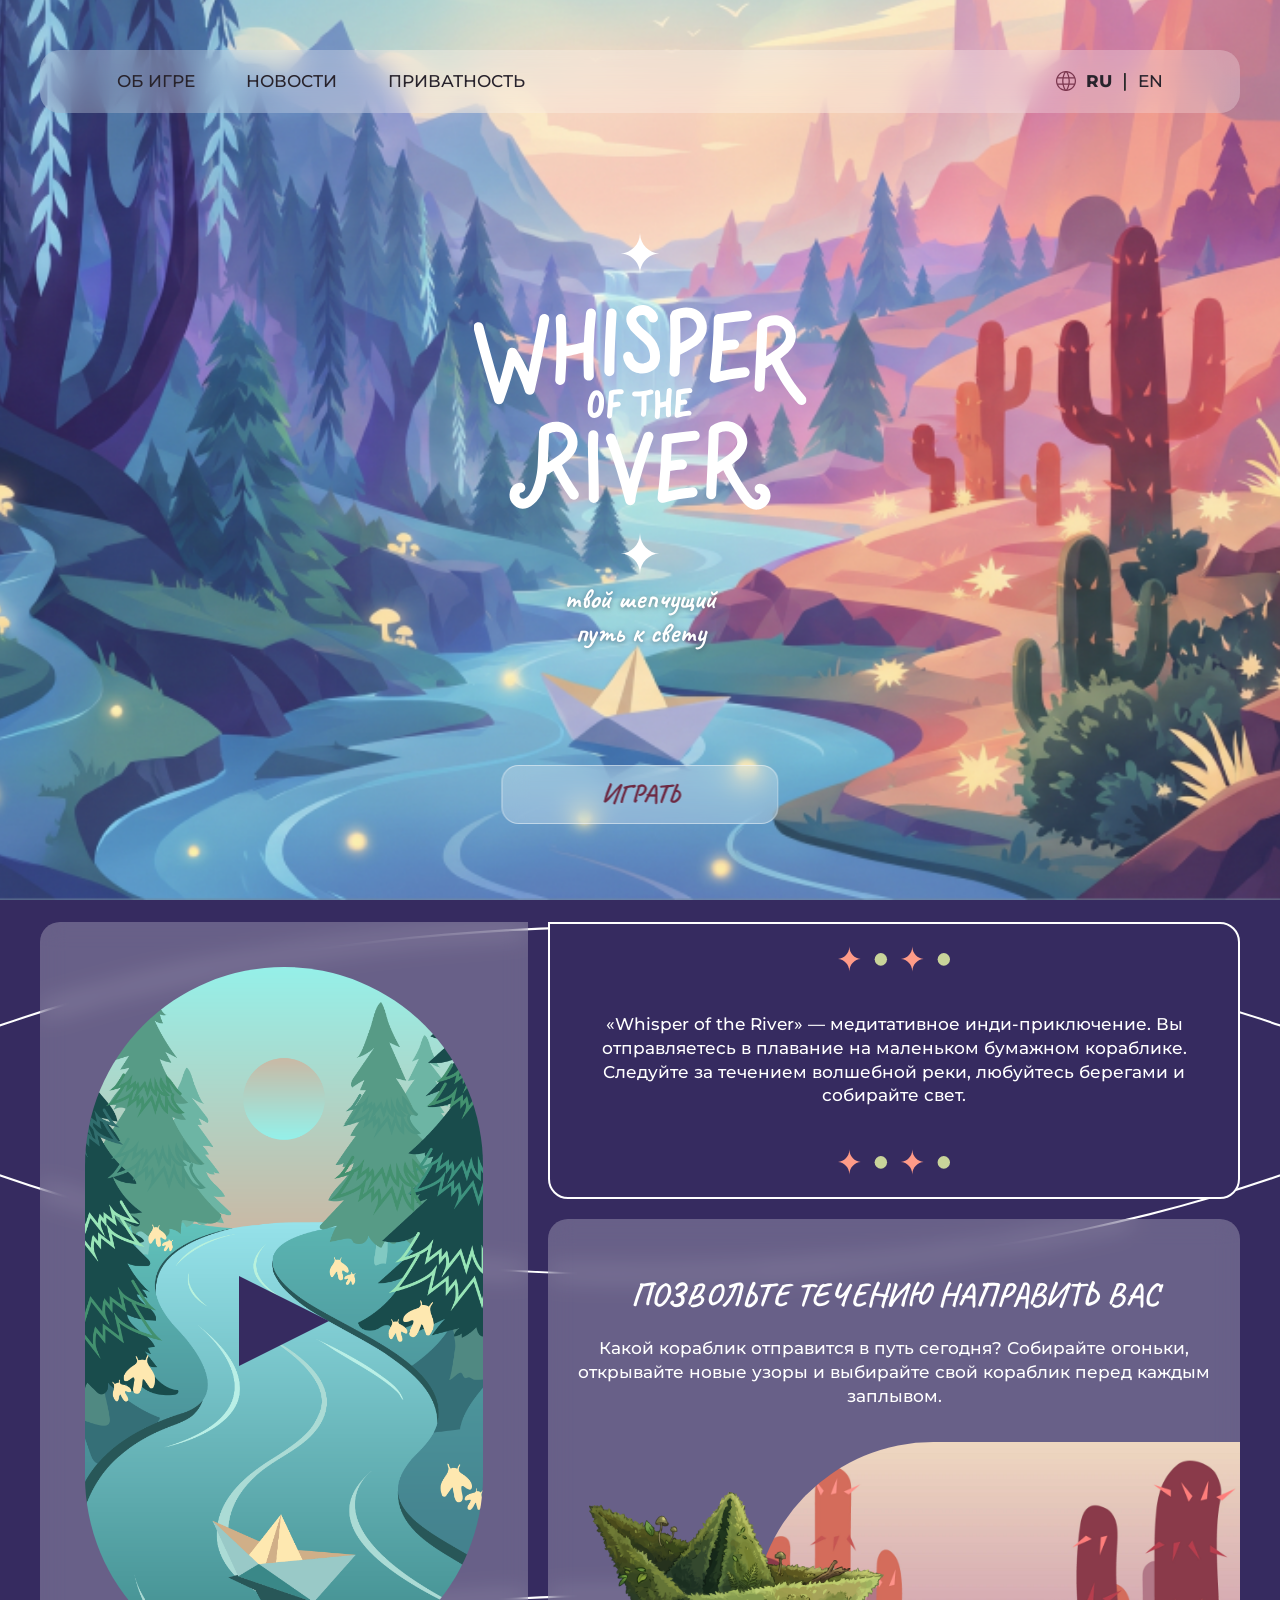
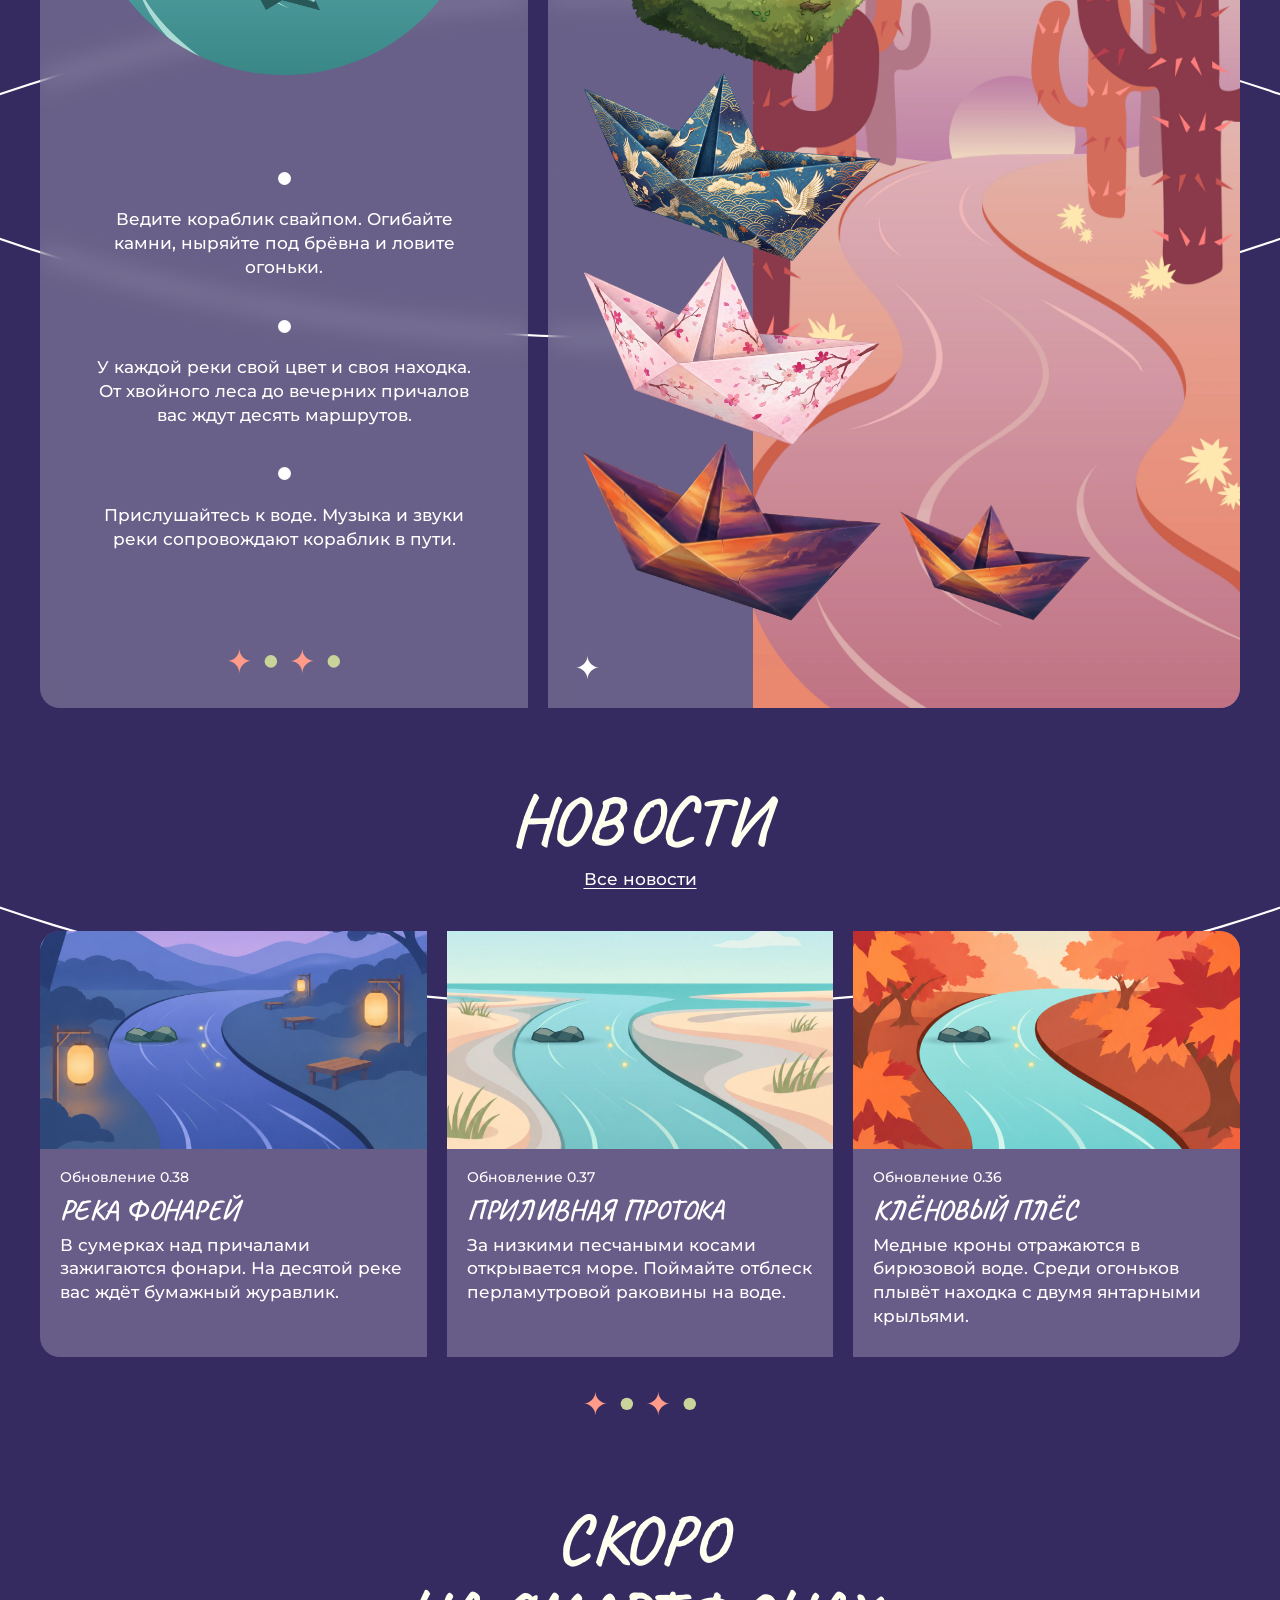
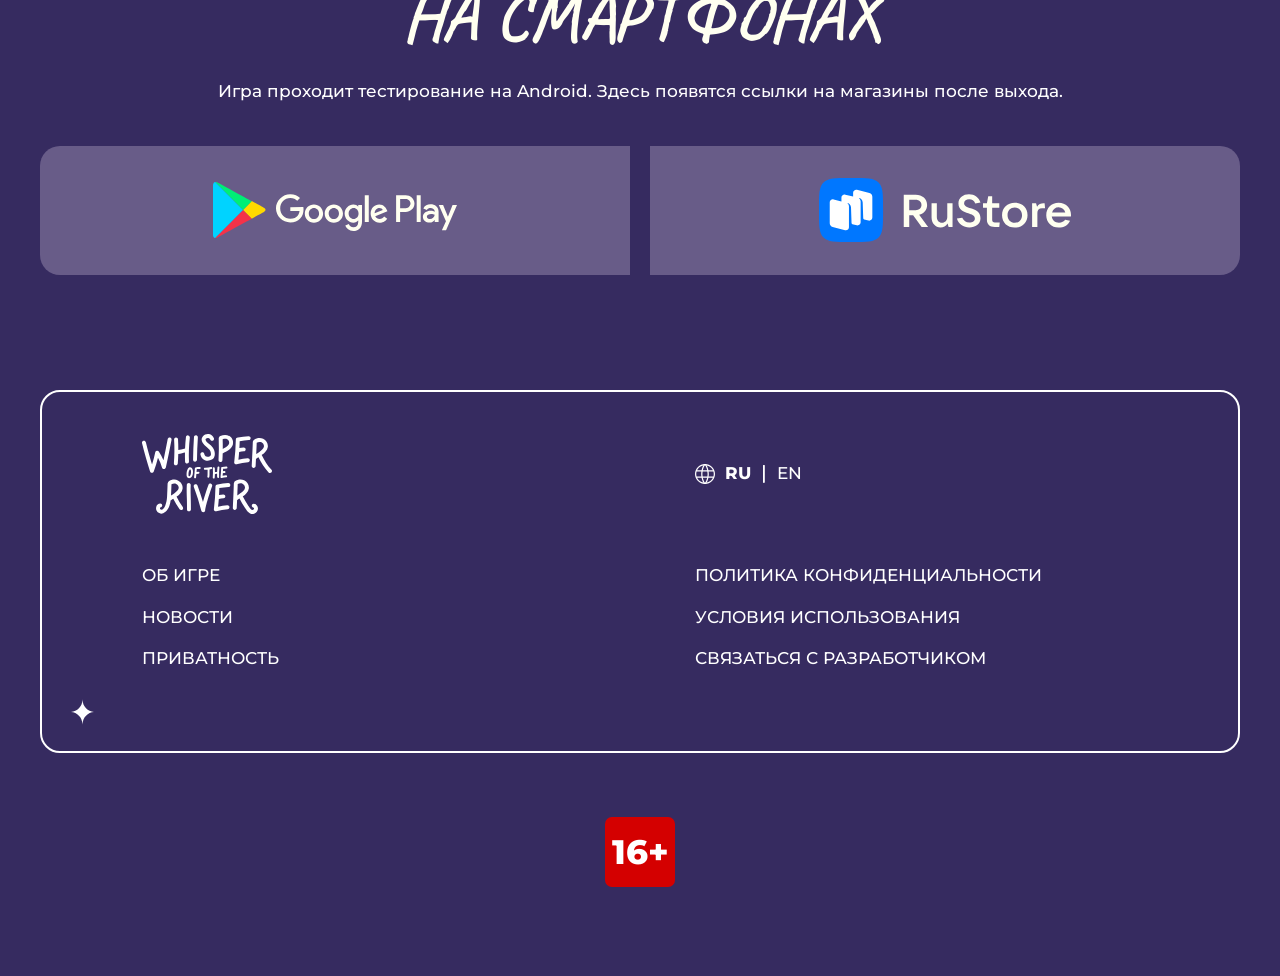
<file: index.html>
<!doctype html>
<html lang="ru"><head><meta charset="utf-8"><meta name="viewport" content="width=device-width,initial-scale=1"><meta name="theme-color" content="#362b60"><title>Whisper of the River</title>
<meta name="description" content="Путешествие бумажного кораблика по десяти волшебным рекам."><link rel="icon" href="assets/spark.svg"><link rel="stylesheet" href="assets/site.css"><script defer src="assets/site.js"></script></head>
<body class="landing"><a class="skip" href="#content">К содержимому</a><section class="hero"><header class="bar wrap"><nav aria-label="Меню"><a href="index.html#about">Об игре</a><a href="news/index.html">Новости</a><a href="privacy/index.html">Приватность</a></nav><div class="languages"><img src="assets/globe.svg" alt="" ><a lang="ru" hreflang="ru" href="index.html" aria-current="page">RU</a><img src="assets/divider-dark.svg" alt="" class="divider"><a lang="en" hreflang="en" href="en/index.html">EN</a></div>
      <button class="menu-toggle" data-open="menu" aria-haspopup="dialog" aria-controls="menu" aria-label="Меню"><img src="assets/menu.svg" alt="" ></button></header>
    <dialog id="menu" aria-label="Меню"><button class="close" autofocus aria-label="Закрыть" data-close><img src="assets/close.svg" alt="" ></button>
    <a href="index.html" aria-label="На главную"><picture><source media="(max-width: 700px)" srcset="assets/wordmark-mobile.svg"><img src="assets/wordmark.svg" alt="Whisper of the River" ></picture></a><nav><a href="index.html#about">Об игре</a><a href="news/index.html">Новости</a><a href="privacy/index.html">Приватность</a></nav><a class="play menu-play" href="index.html#release">Играть</a></dialog><h1><picture><source media="(max-width: 700px)" srcset="assets/hero-mobile.svg"><img src="assets/hero-logo.svg" alt="Whisper of the River" ></picture></h1>
        <p class="tagline">твой шепчущий<br>путь к свету</p><a class="play" href="#release">Играть</a></section>
        <main id="content"><section class="about wrap" id="about" aria-label="Об игре">
        <div class="intro"><img src="assets/stars-top.svg" alt="" ><p>«Whisper of the River» — медитативное инди-приключение. Вы отправляетесь в плавание на маленьком бумажном кораблике. Следуйте за течением волшебной реки, любуйтесь берегами и собирайте свет.</p><img src="assets/stars.svg" alt="" ></div>
        <div class="journey"><button class="poster" data-open="film" aria-haspopup="dialog" aria-label="Посмотреть игровой процесс"><img src="assets/forest.png" alt="" ><img src="assets/play.svg" alt="" class="play-icon"></button>
        <ul><li>Ведите кораблик свайпом. Огибайте камни, ныряйте под брёвна и ловите огоньки.</li><li>У каждой реки свой цвет и своя находка. От хвойного леса до вечерних причалов вас ждут десять маршрутов.</li><li>Прислушайтесь к воде. Музыка и звуки реки сопровождают кораблик в пути.</li></ul><img src="assets/stars.svg" alt="" ></div>
        <div class="fleet"><h2>Позвольте течению направить вас</h2>
        <p>Какой кораблик отправится в путь сегодня? Собирайте огоньки, открывайте новые узоры и выбирайте свой кораблик перед каждым заплывом.</p>
        <div class="fleet-art" role="group" aria-label="Выбор кораблика"><img src="assets/trail.svg" alt="" class="trail"><img src="assets/desert-river.webp" alt="" class="desert" loading="lazy"><button type="button" class="boat moss" aria-label="Мох" aria-pressed="false"><img src="assets/boat-moss.png" alt="" loading="lazy"></button><button type="button" class="boat night" aria-label="Журавли" aria-pressed="false"><img src="assets/boat-night.png" alt="" loading="lazy"></button><button type="button" class="boat blossom" aria-label="Сакура" aria-pressed="false"><img src="assets/boat-blossom.png" alt="" loading="lazy"></button><button type="button" class="boat sunset" aria-label="Закат" aria-pressed="true"><img src="assets/boat-sunset.png" alt="" loading="lazy"></button><div class="little" aria-hidden="true"><img src="assets/boat-sunset.png" alt="" loading="lazy"></div><img src="assets/spark.svg" alt="" class="spark"></div></div></section>
        <section class="news wrap" id="news"><h2>Новости</h2><a href="news/index.html">Все новости</a><div class="cards"><article><a class="card" href="news/lantern/index.html"><img src="assets/10.webp" alt="" loading="lazy">
        <div><small>Обновление 0.38</small><h3>Река фонарей</h3><p>В сумерках над причалами зажигаются фонари. На десятой реке вас ждёт бумажный журавлик.</p></div></a></article><article><a class="card" href="news/tidal/index.html"><img src="assets/09.webp" alt="" loading="lazy">
        <div><small>Обновление 0.37</small><h3>Приливная протока</h3><p>За низкими песчаными косами открывается море. Поймайте отблеск перламутровой раковины на воде.</p></div></a></article><article><a class="card" href="news/maple/index.html"><img src="assets/08.webp" alt="" loading="lazy">
        <div><small>Обновление 0.36</small><h3>Клёновый плёс</h3><p>Медные кроны отражаются в бирюзовой воде. Среди огоньков плывёт находка с двумя янтарными крыльями.</p></div></a></article></div><img src="assets/stars.svg" alt="" ></section>
        <section id="release" class="release wrap"><h2>Скоро<br>на смартфонах</h2><p>Игра проходит тестирование на Android. Здесь появятся ссылки на магазины после выхода.</p>
        <div class="stores"><div><img src="assets/google-play.svg" alt="Google Play" ></div><div><img src="assets/rustore.svg" alt="RuStore" ></div></div></section></main>
        <dialog id="film" aria-label="Посмотреть игровой процесс"><button class="close" autofocus aria-label="Закрыть" data-close><img src="assets/close.svg" alt="" ></button><img class="footage" data-src="assets/river-in-motion.webp" alt="Запись заплыва бумажного кораблика"></dialog><footer class="wrap"><div class="footer-box"><a href="index.html" aria-label="На главную"><picture><source media="(max-width: 700px)" srcset="assets/wordmark-mobile.svg"><img src="assets/wordmark.svg" alt="Whisper of the River" ></picture></a><div class="languages"><img src="assets/globe-light.svg" alt="" ><a lang="ru" hreflang="ru" href="index.html" aria-current="page">RU</a><img src="assets/divider.svg" alt="" class="divider"><a lang="en" hreflang="en" href="en/index.html">EN</a></div><nav><a href="index.html#about">Об игре</a><a href="news/index.html">Новости</a><a href="privacy/index.html">Приватность</a></nav>
    <nav><a href="privacy/index.html">Политика конфиденциальности</a><a href="terms/index.html">Условия использования</a><a href="mailto:al.mandarinne@mail.ru">Связаться с разработчиком</a></nav></div><b class="age">16+</b></footer></body></html>
</file>
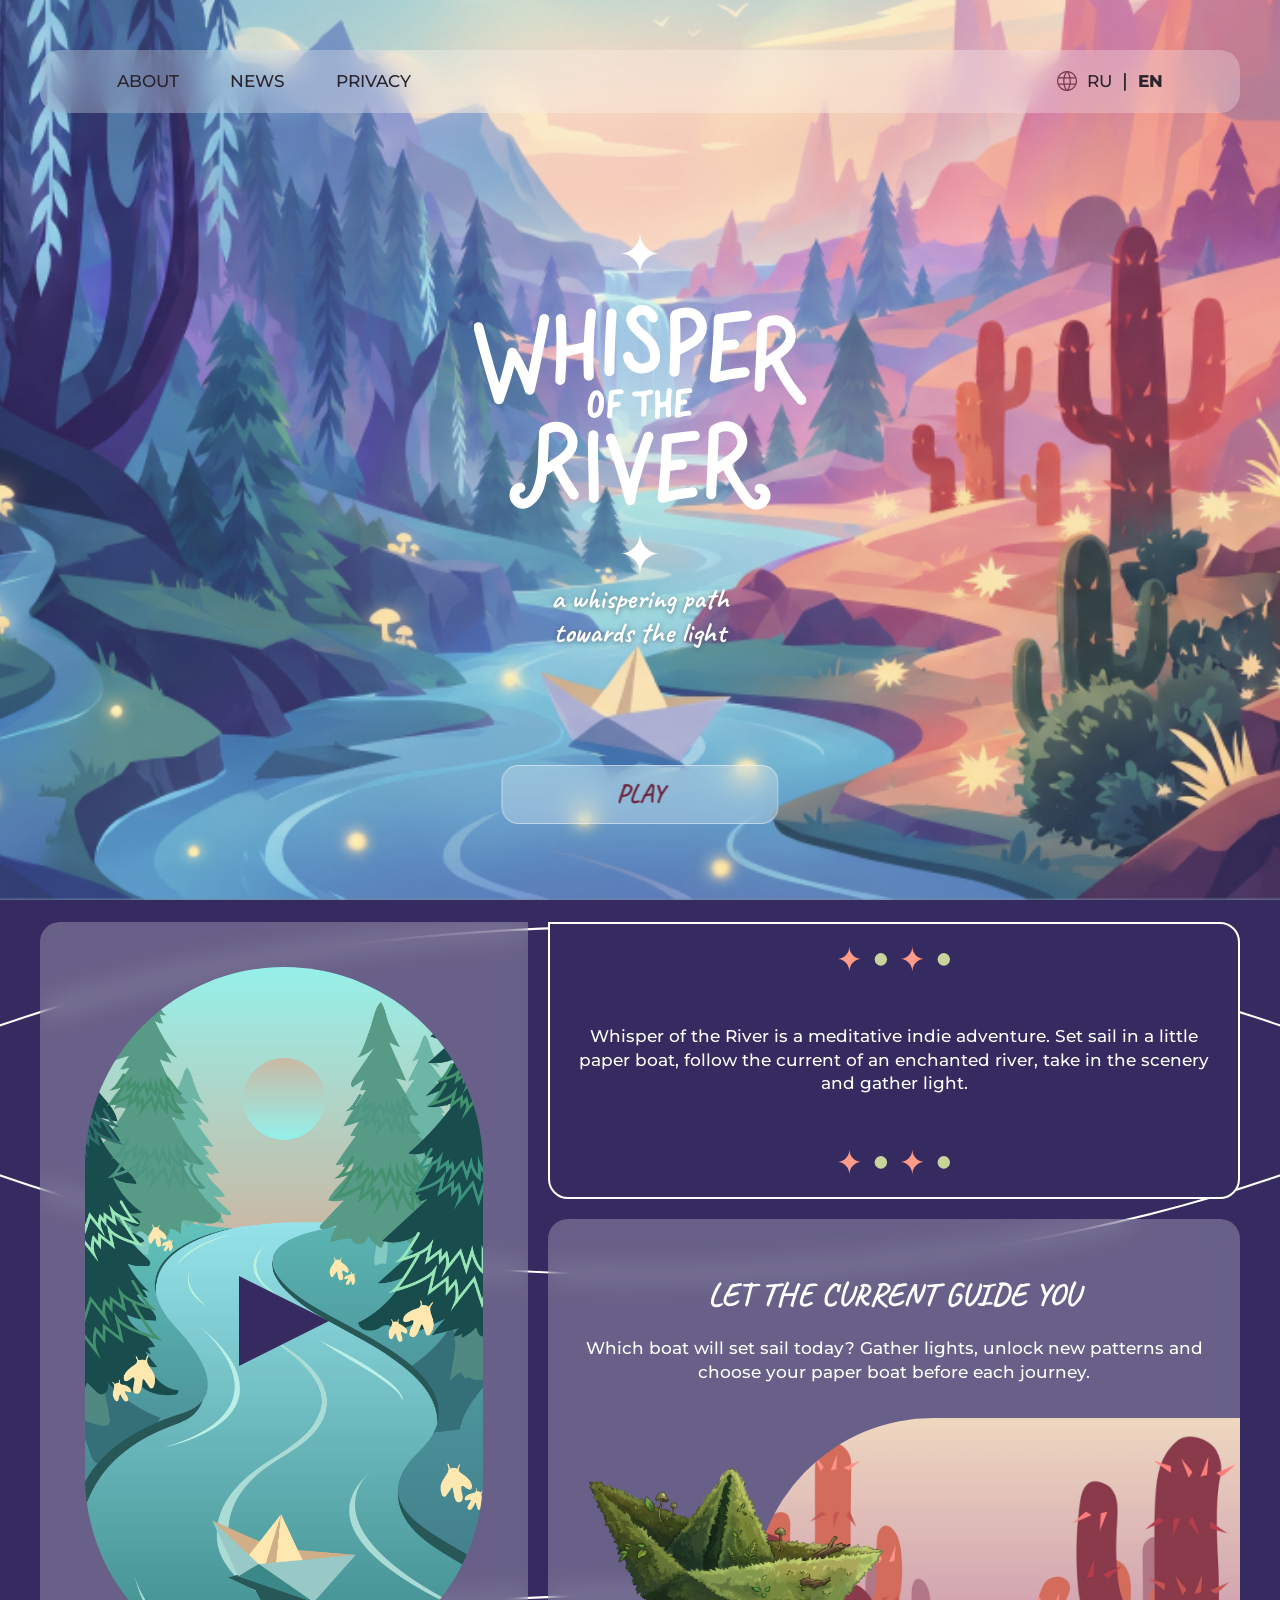
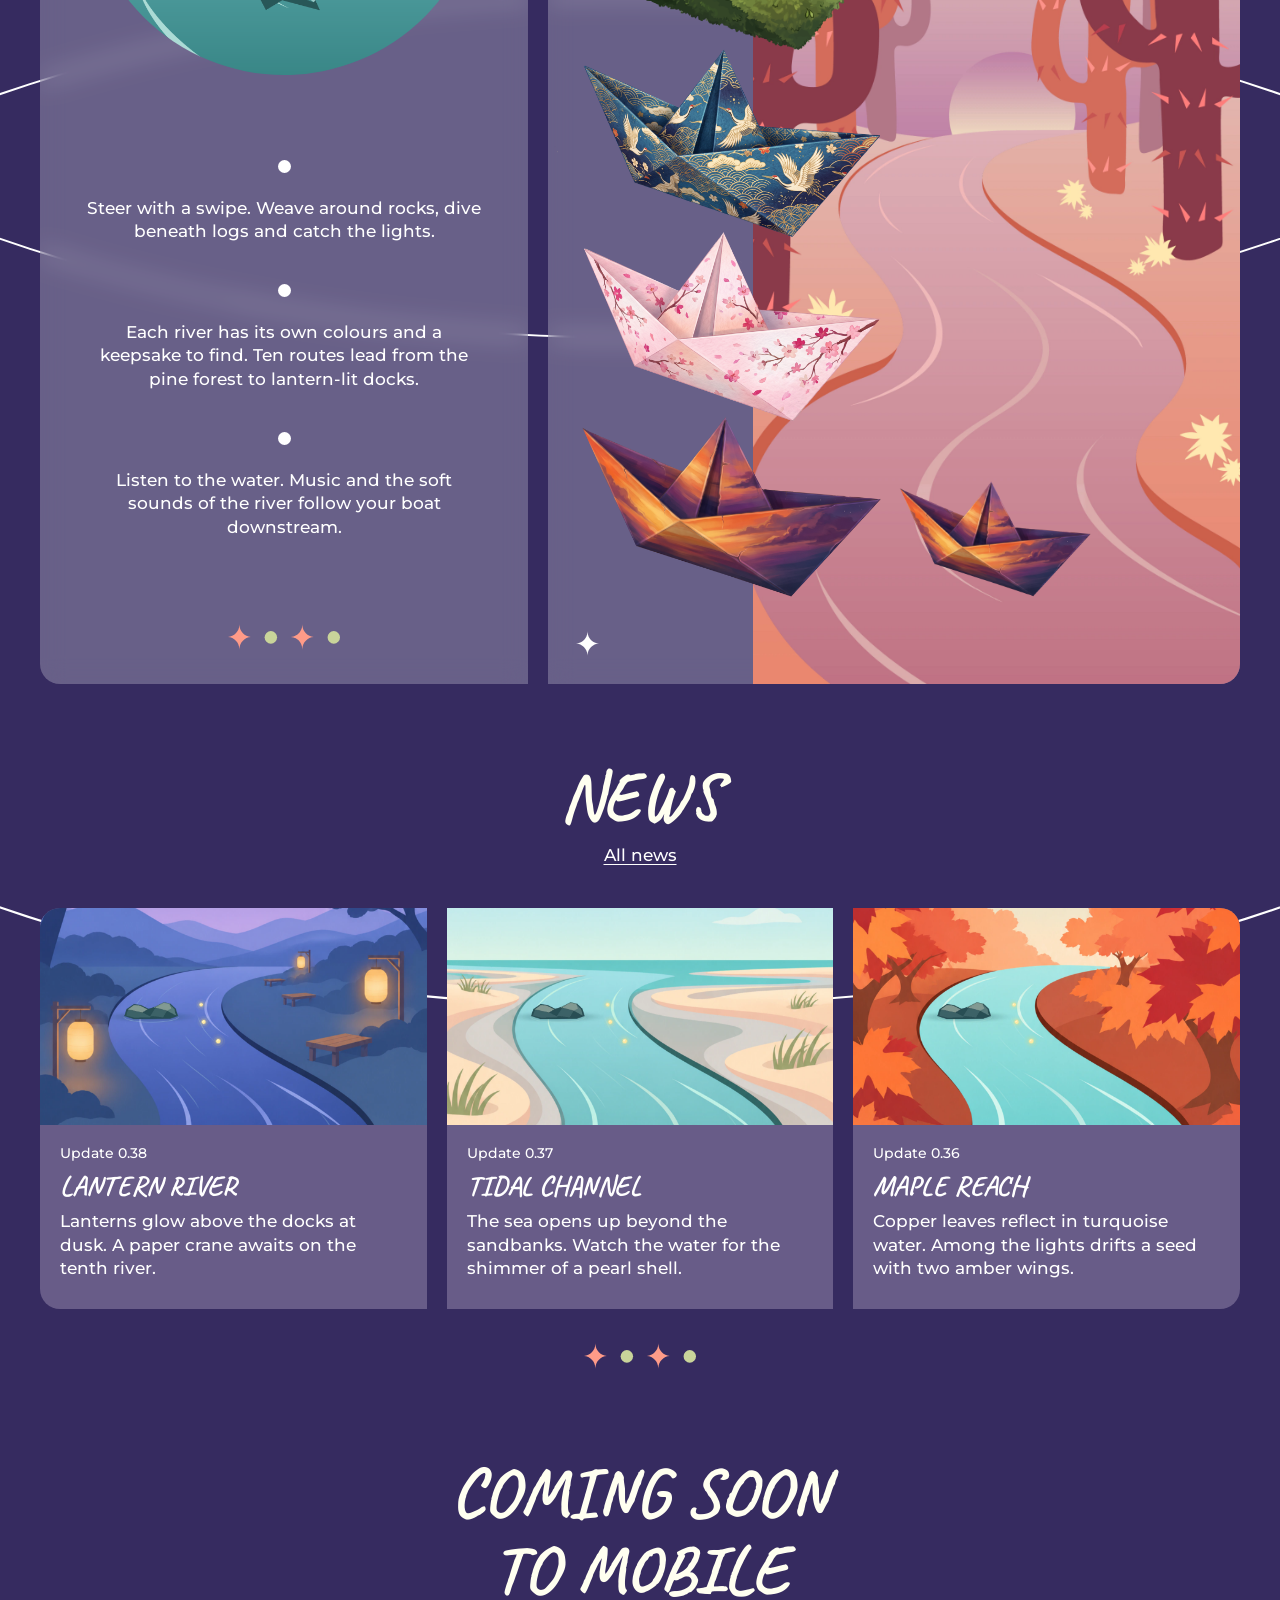
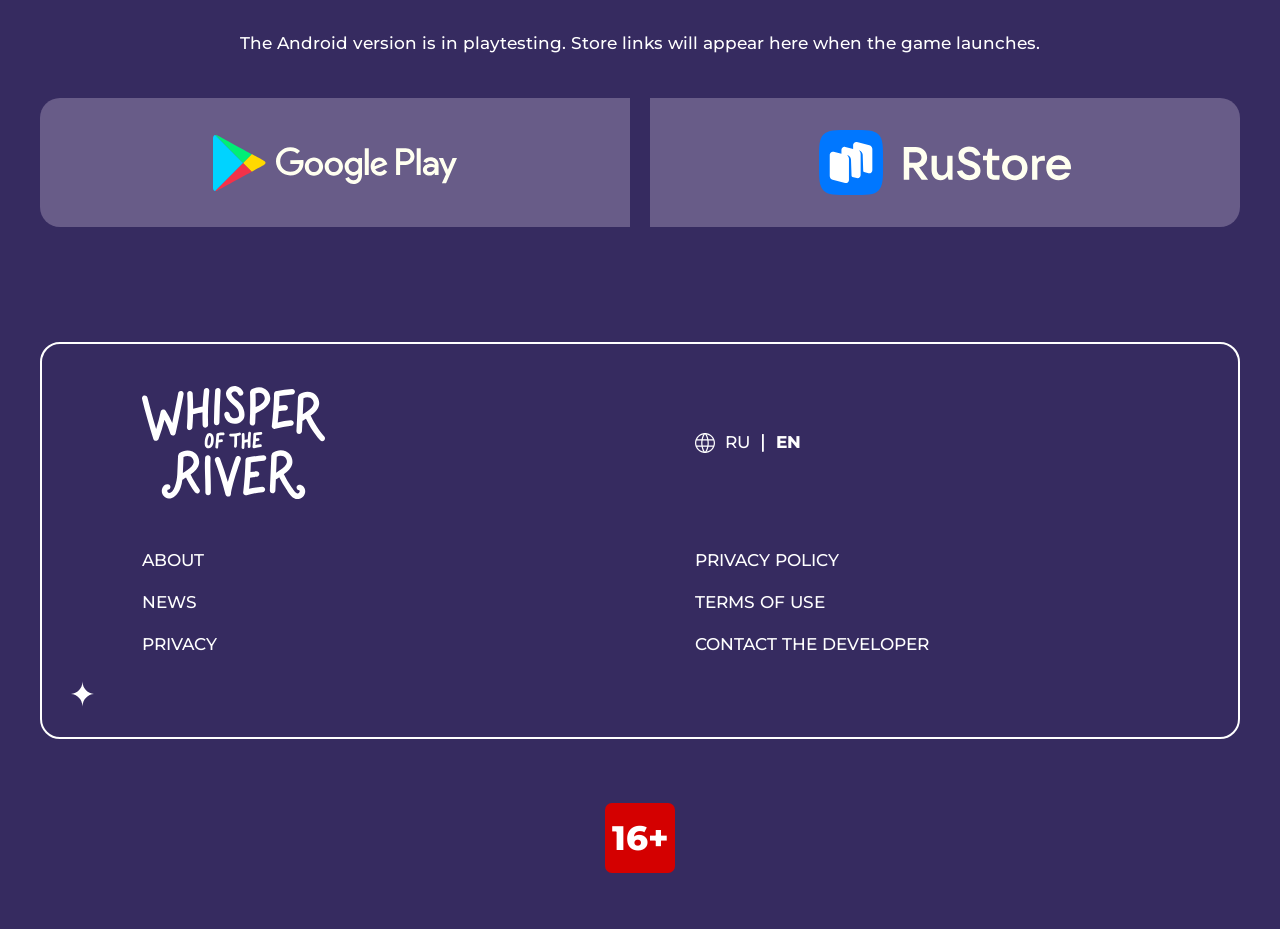
<file: en/index.html>
<!doctype html>
<html lang="en"><head><meta charset="utf-8"><meta name="viewport" content="width=device-width,initial-scale=1"><meta name="theme-color" content="#362b60"><title>Whisper of the River</title>
<meta name="description" content="A paper boat’s journey along ten enchanted rivers."><link rel="icon" href="../assets/spark.svg"><link rel="stylesheet" href="../assets/site.css"><script defer src="../assets/site.js"></script></head>
<body class="landing"><a class="skip" href="#content">Skip to content</a><section class="hero"><header class="bar wrap"><nav aria-label="Menu"><a href="index.html#about">About</a><a href="news/index.html">News</a><a href="privacy/index.html">Privacy</a></nav><div class="languages"><img src="../assets/globe.svg" alt="" ><a lang="ru" hreflang="ru" href="../index.html">RU</a><img src="../assets/divider-dark.svg" alt="" class="divider"><a lang="en" hreflang="en" href="index.html" aria-current="page">EN</a></div>
      <button class="menu-toggle" data-open="menu" aria-haspopup="dialog" aria-controls="menu" aria-label="Menu"><img src="../assets/menu.svg" alt="" ></button></header>
    <dialog id="menu" aria-label="Menu"><button class="close" autofocus aria-label="Close" data-close><img src="../assets/close.svg" alt="" ></button>
    <a href="index.html" aria-label="Home"><picture><source media="(max-width: 700px)" srcset="../assets/wordmark-mobile.svg"><img src="../assets/wordmark.svg" alt="Whisper of the River" ></picture></a><nav><a href="index.html#about">About</a><a href="news/index.html">News</a><a href="privacy/index.html">Privacy</a></nav><a class="play menu-play" href="index.html#release">Play</a></dialog><h1><picture><source media="(max-width: 700px)" srcset="../assets/hero-mobile.svg"><img src="../assets/hero-logo.svg" alt="Whisper of the River" ></picture></h1>
        <p class="tagline">a whispering path<br>towards the light</p><a class="play" href="#release">Play</a></section>
        <main id="content"><section class="about wrap" id="about" aria-label="About">
        <div class="intro"><img src="../assets/stars-top.svg" alt="" ><p>Whisper of the River is a meditative indie adventure. Set sail in a little paper boat, follow the current of an enchanted river, take in the scenery and gather light.</p><img src="../assets/stars.svg" alt="" ></div>
        <div class="journey"><button class="poster" data-open="film" aria-haspopup="dialog" aria-label="Watch gameplay"><img src="../assets/forest.png" alt="" ><img src="../assets/play.svg" alt="" class="play-icon"></button>
        <ul><li>Steer with a swipe. Weave around rocks, dive beneath logs and catch the lights.</li><li>Each river has its own colours and a keepsake to find. Ten routes lead from the pine forest to lantern-lit docks.</li><li>Listen to the water. Music and the soft sounds of the river follow your boat downstream.</li></ul><img src="../assets/stars.svg" alt="" ></div>
        <div class="fleet"><h2>Let the current guide you</h2>
        <p>Which boat will set sail today? Gather lights, unlock new patterns and choose your paper boat before each journey.</p>
        <div class="fleet-art" role="group" aria-label="Choose a boat"><img src="../assets/trail.svg" alt="" class="trail"><img src="../assets/desert-river.webp" alt="" class="desert" loading="lazy"><button type="button" class="boat moss" aria-label="Moss" aria-pressed="false"><img src="../assets/boat-moss.png" alt="" loading="lazy"></button><button type="button" class="boat night" aria-label="Cranes" aria-pressed="false"><img src="../assets/boat-night.png" alt="" loading="lazy"></button><button type="button" class="boat blossom" aria-label="Cherry blossom" aria-pressed="false"><img src="../assets/boat-blossom.png" alt="" loading="lazy"></button><button type="button" class="boat sunset" aria-label="Sunset" aria-pressed="true"><img src="../assets/boat-sunset.png" alt="" loading="lazy"></button><div class="little" aria-hidden="true"><img src="../assets/boat-sunset.png" alt="" loading="lazy"></div><img src="../assets/spark.svg" alt="" class="spark"></div></div></section>
        <section class="news wrap" id="news"><h2>News</h2><a href="news/index.html">All news</a><div class="cards"><article><a class="card" href="news/lantern/index.html"><img src="../assets/10.webp" alt="" loading="lazy">
        <div><small>Update 0.38</small><h3>Lantern River</h3><p>Lanterns glow above the docks at dusk. A paper crane awaits on the tenth river.</p></div></a></article><article><a class="card" href="news/tidal/index.html"><img src="../assets/09.webp" alt="" loading="lazy">
        <div><small>Update 0.37</small><h3>Tidal Channel</h3><p>The sea opens up beyond the sandbanks. Watch the water for the shimmer of a pearl shell.</p></div></a></article><article><a class="card" href="news/maple/index.html"><img src="../assets/08.webp" alt="" loading="lazy">
        <div><small>Update 0.36</small><h3>Maple Reach</h3><p>Copper leaves reflect in turquoise water. Among the lights drifts a seed with two amber wings.</p></div></a></article></div><img src="../assets/stars.svg" alt="" ></section>
        <section id="release" class="release wrap"><h2>Coming soon<br>to mobile</h2><p>The Android version is in playtesting. Store links will appear here when the game launches.</p>
        <div class="stores"><div><img src="../assets/google-play.svg" alt="Google Play" ></div><div><img src="../assets/rustore.svg" alt="RuStore" ></div></div></section></main>
        <dialog id="film" aria-label="Watch gameplay"><button class="close" autofocus aria-label="Close" data-close><img src="../assets/close.svg" alt="" ></button><img class="footage" data-src="../assets/river-in-motion.webp" alt="A recording of a paper boat on the river"></dialog><footer class="wrap"><div class="footer-box"><a href="index.html" aria-label="Home"><picture><source media="(max-width: 700px)" srcset="../assets/wordmark-mobile.svg"><img src="../assets/wordmark.svg" alt="Whisper of the River" ></picture></a><div class="languages"><img src="../assets/globe-light.svg" alt="" ><a lang="ru" hreflang="ru" href="../index.html">RU</a><img src="../assets/divider.svg" alt="" class="divider"><a lang="en" hreflang="en" href="index.html" aria-current="page">EN</a></div><nav><a href="index.html#about">About</a><a href="news/index.html">News</a><a href="privacy/index.html">Privacy</a></nav>
    <nav><a href="privacy/index.html">Privacy policy</a><a href="terms/index.html">Terms of use</a><a href="mailto:al.mandarinne@mail.ru">Contact the developer</a></nav></div><b class="age">16+</b></footer></body></html>
</file>
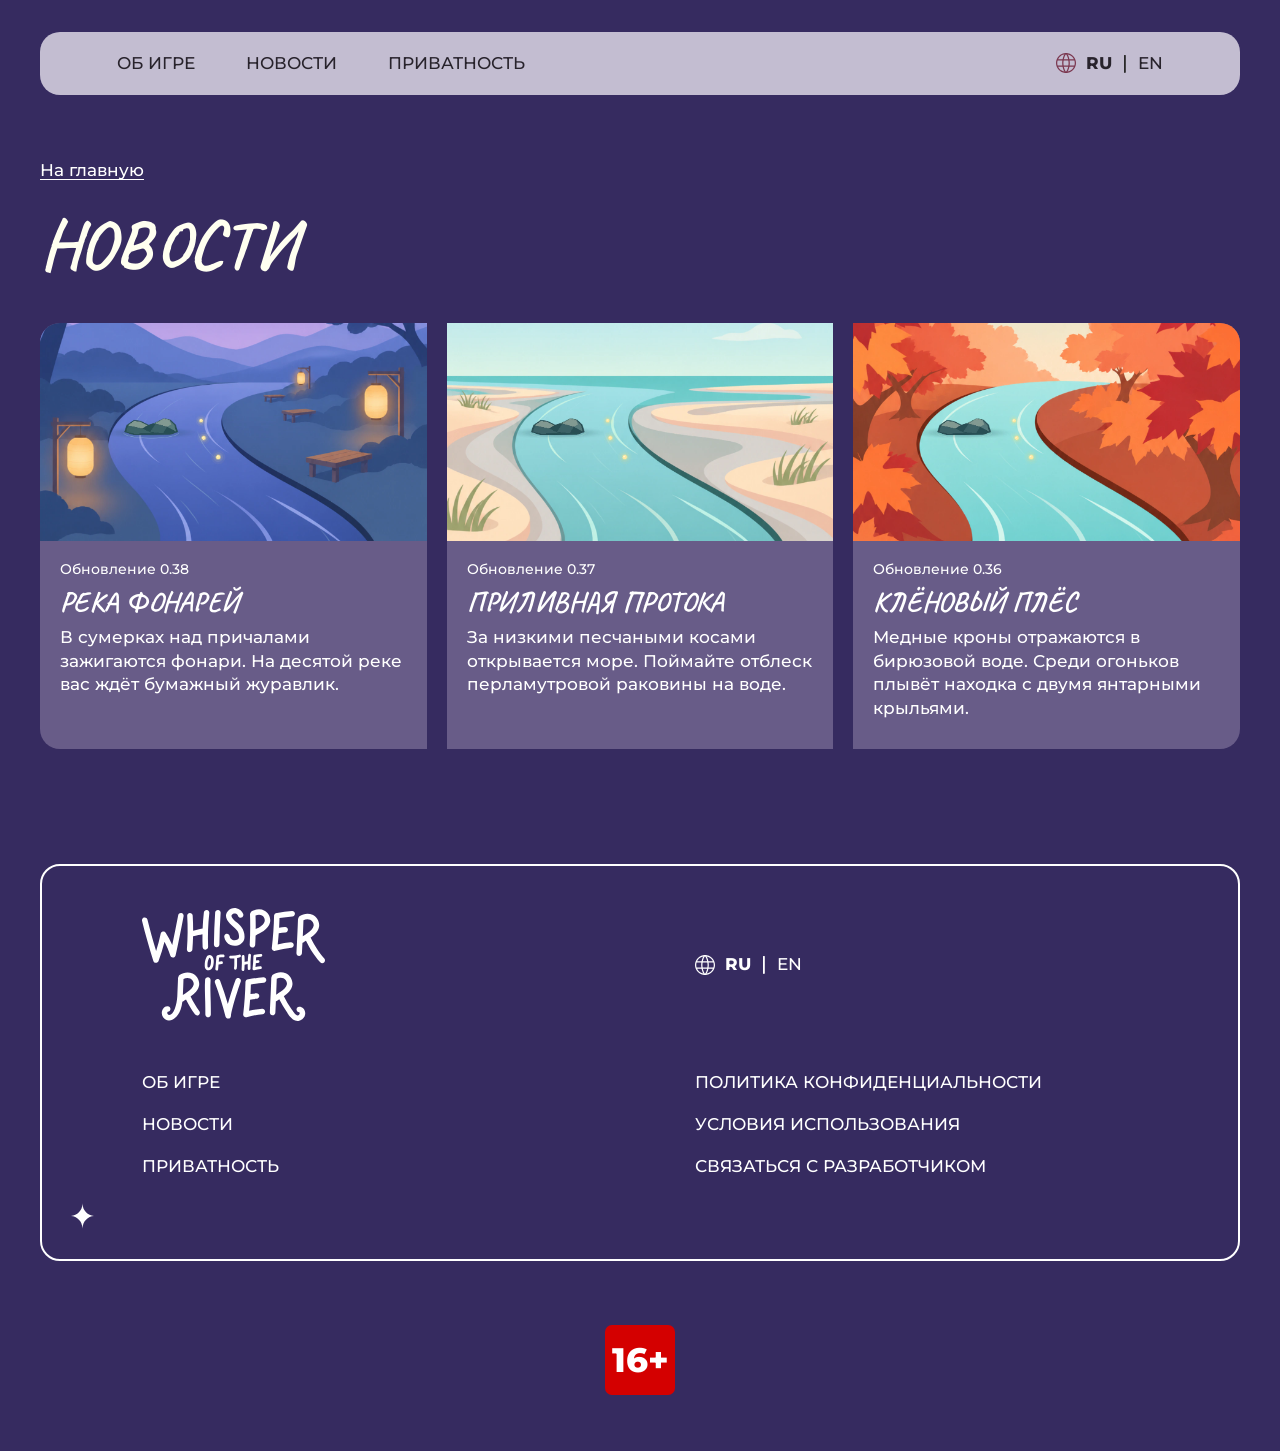
<file: news/index.html>
<!doctype html>
<html lang="ru"><head><meta charset="utf-8"><meta name="viewport" content="width=device-width,initial-scale=1"><meta name="theme-color" content="#362b60"><title>Новости · Whisper of the River</title>
<meta name="description" content="Путешествие бумажного кораблика по десяти волшебным рекам."><link rel="icon" href="../assets/spark.svg"><link rel="stylesheet" href="../assets/site.css"><script defer src="../assets/site.js"></script></head>
<body class="inner-page"><a class="skip" href="#content">К содержимому</a><header class="bar wrap"><nav aria-label="Меню"><a href="../index.html#about">Об игре</a><a href="index.html">Новости</a><a href="../privacy/index.html">Приватность</a></nav><div class="languages"><img src="../assets/globe.svg" alt="" ><a lang="ru" hreflang="ru" href="index.html" aria-current="page">RU</a><img src="../assets/divider-dark.svg" alt="" class="divider"><a lang="en" hreflang="en" href="../en/news/index.html">EN</a></div>
      <button class="menu-toggle" data-open="menu" aria-haspopup="dialog" aria-controls="menu" aria-label="Меню"><img src="../assets/menu.svg" alt="" ></button></header>
    <dialog id="menu" aria-label="Меню"><button class="close" autofocus aria-label="Закрыть" data-close><img src="../assets/close.svg" alt="" ></button>
    <a href="../index.html" aria-label="На главную"><picture><source media="(max-width: 700px)" srcset="../assets/wordmark-mobile.svg"><img src="../assets/wordmark.svg" alt="Whisper of the River" ></picture></a><nav><a href="../index.html#about">Об игре</a><a href="index.html">Новости</a><a href="../privacy/index.html">Приватность</a></nav><a class="play menu-play" href="../index.html#release">Играть</a></dialog><main id="content" class="inside wrap"><a href="../index.html">На главную</a><h1>Новости</h1><div class="cards"><article><a class="card" href="lantern/index.html"><img src="../assets/10.webp" alt="" loading="lazy">
        <div><small>Обновление 0.38</small><h3>Река фонарей</h3><p>В сумерках над причалами зажигаются фонари. На десятой реке вас ждёт бумажный журавлик.</p></div></a></article><article><a class="card" href="tidal/index.html"><img src="../assets/09.webp" alt="" loading="lazy">
        <div><small>Обновление 0.37</small><h3>Приливная протока</h3><p>За низкими песчаными косами открывается море. Поймайте отблеск перламутровой раковины на воде.</p></div></a></article><article><a class="card" href="maple/index.html"><img src="../assets/08.webp" alt="" loading="lazy">
        <div><small>Обновление 0.36</small><h3>Клёновый плёс</h3><p>Медные кроны отражаются в бирюзовой воде. Среди огоньков плывёт находка с двумя янтарными крыльями.</p></div></a></article></div></main><footer class="wrap"><div class="footer-box"><a href="../index.html" aria-label="На главную"><picture><source media="(max-width: 700px)" srcset="../assets/wordmark-mobile.svg"><img src="../assets/wordmark.svg" alt="Whisper of the River" ></picture></a><div class="languages"><img src="../assets/globe-light.svg" alt="" ><a lang="ru" hreflang="ru" href="index.html" aria-current="page">RU</a><img src="../assets/divider.svg" alt="" class="divider"><a lang="en" hreflang="en" href="../en/news/index.html">EN</a></div><nav><a href="../index.html#about">Об игре</a><a href="index.html">Новости</a><a href="../privacy/index.html">Приватность</a></nav>
    <nav><a href="../privacy/index.html">Политика конфиденциальности</a><a href="../terms/index.html">Условия использования</a><a href="mailto:al.mandarinne@mail.ru">Связаться с разработчиком</a></nav></div><b class="age">16+</b></footer></body></html>
</file>
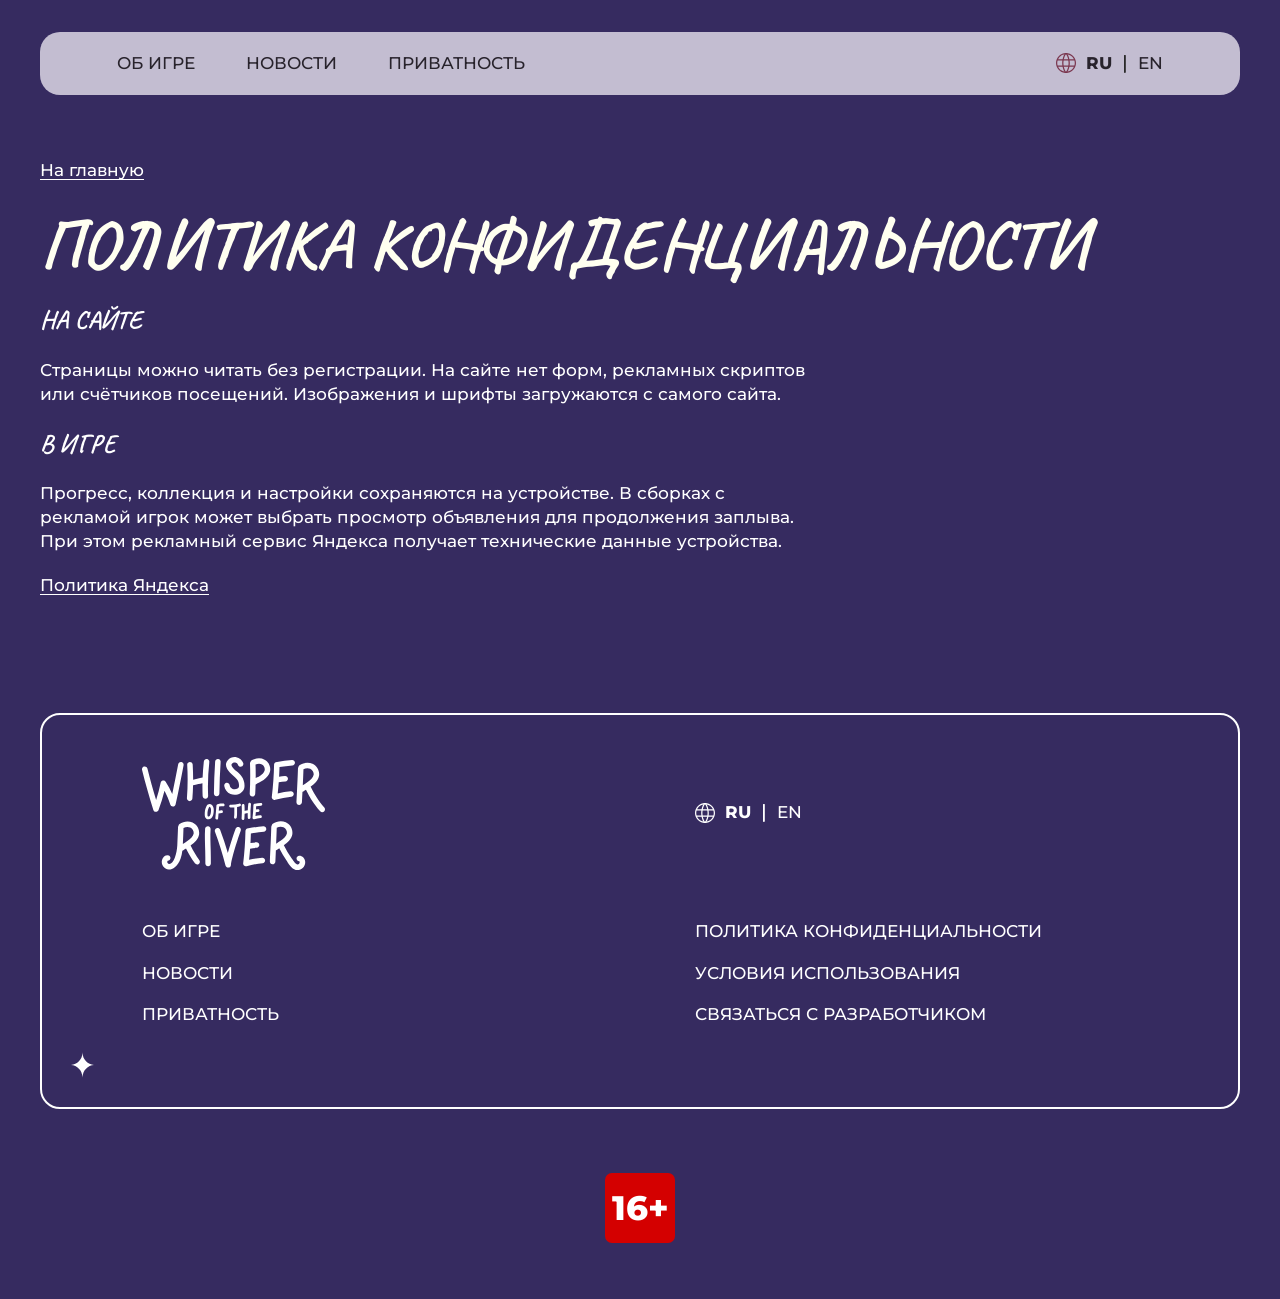
<file: privacy/index.html>
<!doctype html>
<html lang="ru"><head><meta charset="utf-8"><meta name="viewport" content="width=device-width,initial-scale=1"><meta name="theme-color" content="#362b60"><title>Политика конфиденциальности · Whisper of the River</title>
<meta name="description" content="Путешествие бумажного кораблика по десяти волшебным рекам."><link rel="icon" href="../assets/spark.svg"><link rel="stylesheet" href="../assets/site.css"><script defer src="../assets/site.js"></script></head>
<body class="inner-page"><a class="skip" href="#content">К содержимому</a><header class="bar wrap"><nav aria-label="Меню"><a href="../index.html#about">Об игре</a><a href="../news/index.html">Новости</a><a href="index.html">Приватность</a></nav><div class="languages"><img src="../assets/globe.svg" alt="" ><a lang="ru" hreflang="ru" href="index.html" aria-current="page">RU</a><img src="../assets/divider-dark.svg" alt="" class="divider"><a lang="en" hreflang="en" href="../en/privacy/index.html">EN</a></div>
      <button class="menu-toggle" data-open="menu" aria-haspopup="dialog" aria-controls="menu" aria-label="Меню"><img src="../assets/menu.svg" alt="" ></button></header>
    <dialog id="menu" aria-label="Меню"><button class="close" autofocus aria-label="Закрыть" data-close><img src="../assets/close.svg" alt="" ></button>
    <a href="../index.html" aria-label="На главную"><picture><source media="(max-width: 700px)" srcset="../assets/wordmark-mobile.svg"><img src="../assets/wordmark.svg" alt="Whisper of the River" ></picture></a><nav><a href="../index.html#about">Об игре</a><a href="../news/index.html">Новости</a><a href="index.html">Приватность</a></nav><a class="play menu-play" href="../index.html#release">Играть</a></dialog><main id="content" class="inside wrap"><a href="../index.html">На главную</a><h1>Политика конфиденциальности</h1><h2>На сайте</h2><p>Страницы можно читать без регистрации. На сайте нет форм, рекламных скриптов или счётчиков посещений. Изображения и шрифты загружаются с самого сайта.</p><h2>В игре</h2><p>Прогресс, коллекция и настройки сохраняются на устройстве. В сборках с рекламой игрок может выбрать просмотр объявления для продолжения заплыва. При этом рекламный сервис Яндекса получает технические данные устройства.</p><a href="https://yandex.com/legal/confidential/">Политика Яндекса</a></main><footer class="wrap"><div class="footer-box"><a href="../index.html" aria-label="На главную"><picture><source media="(max-width: 700px)" srcset="../assets/wordmark-mobile.svg"><img src="../assets/wordmark.svg" alt="Whisper of the River" ></picture></a><div class="languages"><img src="../assets/globe-light.svg" alt="" ><a lang="ru" hreflang="ru" href="index.html" aria-current="page">RU</a><img src="../assets/divider.svg" alt="" class="divider"><a lang="en" hreflang="en" href="../en/privacy/index.html">EN</a></div><nav><a href="../index.html#about">Об игре</a><a href="../news/index.html">Новости</a><a href="index.html">Приватность</a></nav>
    <nav><a href="index.html">Политика конфиденциальности</a><a href="../terms/index.html">Условия использования</a><a href="mailto:al.mandarinne@mail.ru">Связаться с разработчиком</a></nav></div><b class="age">16+</b></footer></body></html>
</file>
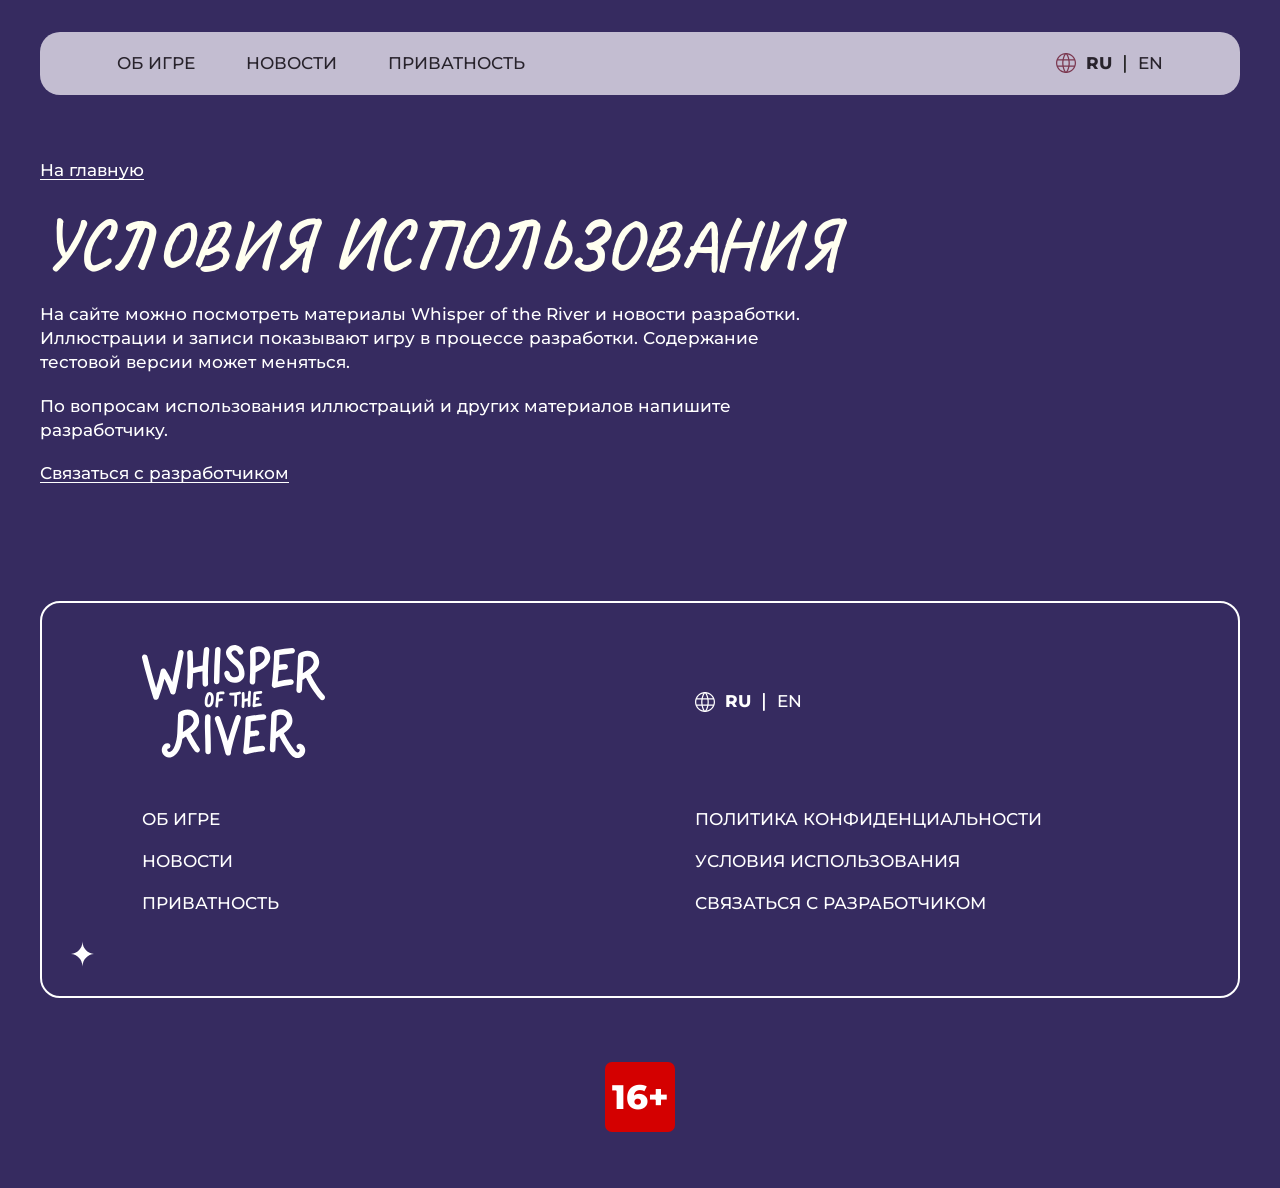
<file: terms/index.html>
<!doctype html>
<html lang="ru"><head><meta charset="utf-8"><meta name="viewport" content="width=device-width,initial-scale=1"><meta name="theme-color" content="#362b60"><title>Условия использования · Whisper of the River</title>
<meta name="description" content="Путешествие бумажного кораблика по десяти волшебным рекам."><link rel="icon" href="../assets/spark.svg"><link rel="stylesheet" href="../assets/site.css"><script defer src="../assets/site.js"></script></head>
<body class="inner-page"><a class="skip" href="#content">К содержимому</a><header class="bar wrap"><nav aria-label="Меню"><a href="../index.html#about">Об игре</a><a href="../news/index.html">Новости</a><a href="../privacy/index.html">Приватность</a></nav><div class="languages"><img src="../assets/globe.svg" alt="" ><a lang="ru" hreflang="ru" href="index.html" aria-current="page">RU</a><img src="../assets/divider-dark.svg" alt="" class="divider"><a lang="en" hreflang="en" href="../en/terms/index.html">EN</a></div>
      <button class="menu-toggle" data-open="menu" aria-haspopup="dialog" aria-controls="menu" aria-label="Меню"><img src="../assets/menu.svg" alt="" ></button></header>
    <dialog id="menu" aria-label="Меню"><button class="close" autofocus aria-label="Закрыть" data-close><img src="../assets/close.svg" alt="" ></button>
    <a href="../index.html" aria-label="На главную"><picture><source media="(max-width: 700px)" srcset="../assets/wordmark-mobile.svg"><img src="../assets/wordmark.svg" alt="Whisper of the River" ></picture></a><nav><a href="../index.html#about">Об игре</a><a href="../news/index.html">Новости</a><a href="../privacy/index.html">Приватность</a></nav><a class="play menu-play" href="../index.html#release">Играть</a></dialog><main id="content" class="inside wrap"><a href="../index.html">На главную</a><h1>Условия использования</h1><p>На сайте можно посмотреть материалы Whisper of the River и новости разработки. Иллюстрации и записи показывают игру в процессе разработки. Содержание тестовой версии может меняться.</p><p>По вопросам использования иллюстраций и других материалов напишите разработчику.</p><a href="mailto:al.mandarinne@mail.ru">Связаться с разработчиком</a></main><footer class="wrap"><div class="footer-box"><a href="../index.html" aria-label="На главную"><picture><source media="(max-width: 700px)" srcset="../assets/wordmark-mobile.svg"><img src="../assets/wordmark.svg" alt="Whisper of the River" ></picture></a><div class="languages"><img src="../assets/globe-light.svg" alt="" ><a lang="ru" hreflang="ru" href="index.html" aria-current="page">RU</a><img src="../assets/divider.svg" alt="" class="divider"><a lang="en" hreflang="en" href="../en/terms/index.html">EN</a></div><nav><a href="../index.html#about">Об игре</a><a href="../news/index.html">Новости</a><a href="../privacy/index.html">Приватность</a></nav>
    <nav><a href="../privacy/index.html">Политика конфиденциальности</a><a href="index.html">Условия использования</a><a href="mailto:al.mandarinne@mail.ru">Связаться с разработчиком</a></nav></div><b class="age">16+</b></footer></body></html>
</file>
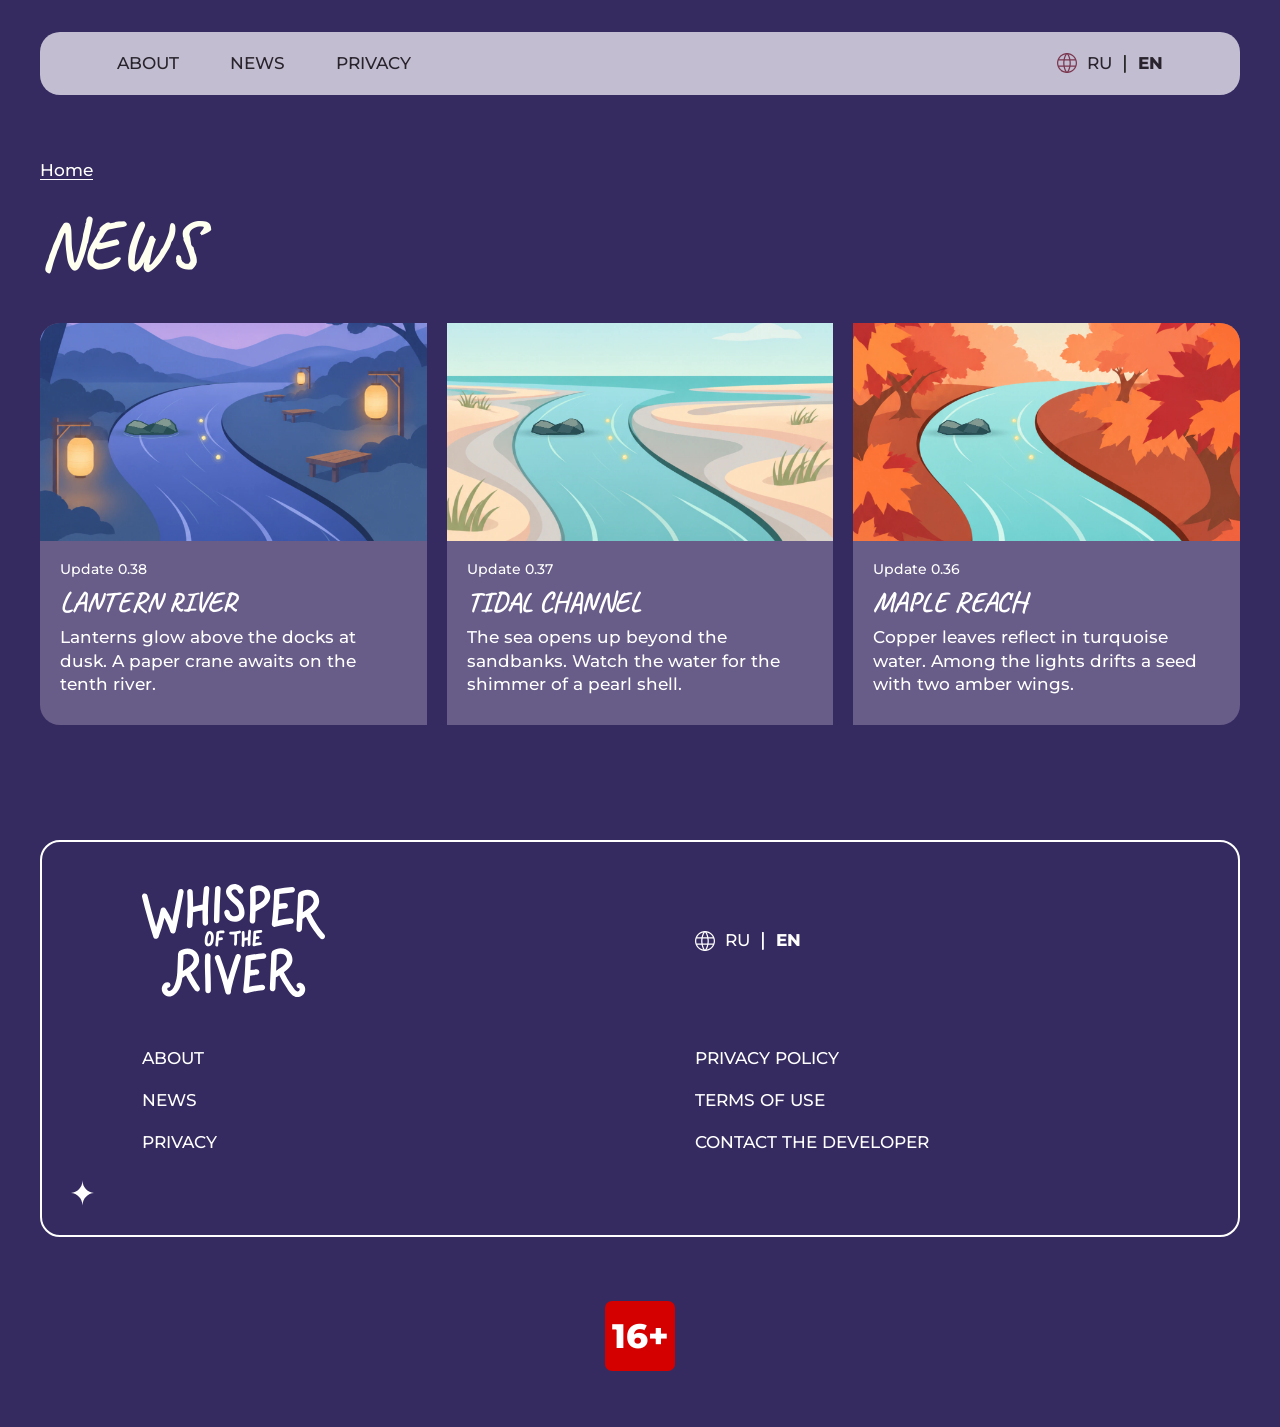
<file: en/news/index.html>
<!doctype html>
<html lang="en"><head><meta charset="utf-8"><meta name="viewport" content="width=device-width,initial-scale=1"><meta name="theme-color" content="#362b60"><title>News · Whisper of the River</title>
<meta name="description" content="A paper boat’s journey along ten enchanted rivers."><link rel="icon" href="../../assets/spark.svg"><link rel="stylesheet" href="../../assets/site.css"><script defer src="../../assets/site.js"></script></head>
<body class="inner-page"><a class="skip" href="#content">Skip to content</a><header class="bar wrap"><nav aria-label="Menu"><a href="../index.html#about">About</a><a href="index.html">News</a><a href="../privacy/index.html">Privacy</a></nav><div class="languages"><img src="../../assets/globe.svg" alt="" ><a lang="ru" hreflang="ru" href="../../news/index.html">RU</a><img src="../../assets/divider-dark.svg" alt="" class="divider"><a lang="en" hreflang="en" href="index.html" aria-current="page">EN</a></div>
      <button class="menu-toggle" data-open="menu" aria-haspopup="dialog" aria-controls="menu" aria-label="Menu"><img src="../../assets/menu.svg" alt="" ></button></header>
    <dialog id="menu" aria-label="Menu"><button class="close" autofocus aria-label="Close" data-close><img src="../../assets/close.svg" alt="" ></button>
    <a href="../index.html" aria-label="Home"><picture><source media="(max-width: 700px)" srcset="../../assets/wordmark-mobile.svg"><img src="../../assets/wordmark.svg" alt="Whisper of the River" ></picture></a><nav><a href="../index.html#about">About</a><a href="index.html">News</a><a href="../privacy/index.html">Privacy</a></nav><a class="play menu-play" href="../index.html#release">Play</a></dialog><main id="content" class="inside wrap"><a href="../index.html">Home</a><h1>News</h1><div class="cards"><article><a class="card" href="lantern/index.html"><img src="../../assets/10.webp" alt="" loading="lazy">
        <div><small>Update 0.38</small><h3>Lantern River</h3><p>Lanterns glow above the docks at dusk. A paper crane awaits on the tenth river.</p></div></a></article><article><a class="card" href="tidal/index.html"><img src="../../assets/09.webp" alt="" loading="lazy">
        <div><small>Update 0.37</small><h3>Tidal Channel</h3><p>The sea opens up beyond the sandbanks. Watch the water for the shimmer of a pearl shell.</p></div></a></article><article><a class="card" href="maple/index.html"><img src="../../assets/08.webp" alt="" loading="lazy">
        <div><small>Update 0.36</small><h3>Maple Reach</h3><p>Copper leaves reflect in turquoise water. Among the lights drifts a seed with two amber wings.</p></div></a></article></div></main><footer class="wrap"><div class="footer-box"><a href="../index.html" aria-label="Home"><picture><source media="(max-width: 700px)" srcset="../../assets/wordmark-mobile.svg"><img src="../../assets/wordmark.svg" alt="Whisper of the River" ></picture></a><div class="languages"><img src="../../assets/globe-light.svg" alt="" ><a lang="ru" hreflang="ru" href="../../news/index.html">RU</a><img src="../../assets/divider.svg" alt="" class="divider"><a lang="en" hreflang="en" href="index.html" aria-current="page">EN</a></div><nav><a href="../index.html#about">About</a><a href="index.html">News</a><a href="../privacy/index.html">Privacy</a></nav>
    <nav><a href="../privacy/index.html">Privacy policy</a><a href="../terms/index.html">Terms of use</a><a href="mailto:al.mandarinne@mail.ru">Contact the developer</a></nav></div><b class="age">16+</b></footer></body></html>
</file>
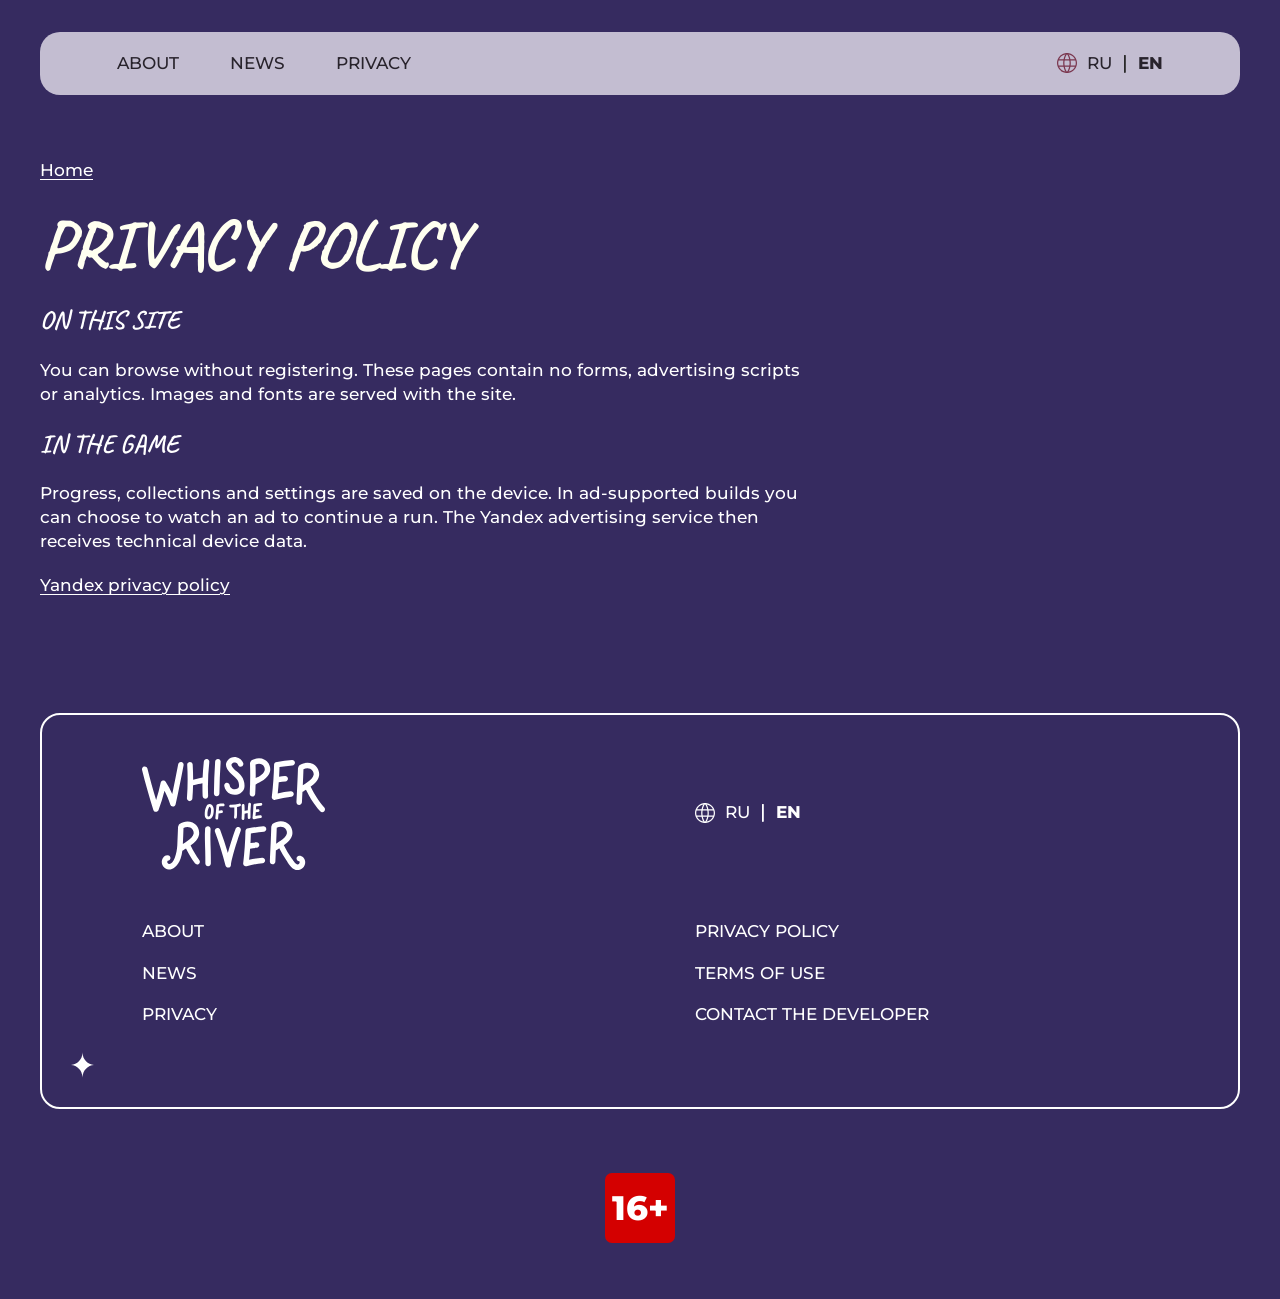
<file: en/privacy/index.html>
<!doctype html>
<html lang="en"><head><meta charset="utf-8"><meta name="viewport" content="width=device-width,initial-scale=1"><meta name="theme-color" content="#362b60"><title>Privacy policy · Whisper of the River</title>
<meta name="description" content="A paper boat’s journey along ten enchanted rivers."><link rel="icon" href="../../assets/spark.svg"><link rel="stylesheet" href="../../assets/site.css"><script defer src="../../assets/site.js"></script></head>
<body class="inner-page"><a class="skip" href="#content">Skip to content</a><header class="bar wrap"><nav aria-label="Menu"><a href="../index.html#about">About</a><a href="../news/index.html">News</a><a href="index.html">Privacy</a></nav><div class="languages"><img src="../../assets/globe.svg" alt="" ><a lang="ru" hreflang="ru" href="../../privacy/index.html">RU</a><img src="../../assets/divider-dark.svg" alt="" class="divider"><a lang="en" hreflang="en" href="index.html" aria-current="page">EN</a></div>
      <button class="menu-toggle" data-open="menu" aria-haspopup="dialog" aria-controls="menu" aria-label="Menu"><img src="../../assets/menu.svg" alt="" ></button></header>
    <dialog id="menu" aria-label="Menu"><button class="close" autofocus aria-label="Close" data-close><img src="../../assets/close.svg" alt="" ></button>
    <a href="../index.html" aria-label="Home"><picture><source media="(max-width: 700px)" srcset="../../assets/wordmark-mobile.svg"><img src="../../assets/wordmark.svg" alt="Whisper of the River" ></picture></a><nav><a href="../index.html#about">About</a><a href="../news/index.html">News</a><a href="index.html">Privacy</a></nav><a class="play menu-play" href="../index.html#release">Play</a></dialog><main id="content" class="inside wrap"><a href="../index.html">Home</a><h1>Privacy policy</h1><h2>On this site</h2><p>You can browse without registering. These pages contain no forms, advertising scripts or analytics. Images and fonts are served with the site.</p><h2>In the game</h2><p>Progress, collections and settings are saved on the device. In ad-supported builds you can choose to watch an ad to continue a run. The Yandex advertising service then receives technical device data.</p><a href="https://yandex.com/legal/confidential/">Yandex privacy policy</a></main><footer class="wrap"><div class="footer-box"><a href="../index.html" aria-label="Home"><picture><source media="(max-width: 700px)" srcset="../../assets/wordmark-mobile.svg"><img src="../../assets/wordmark.svg" alt="Whisper of the River" ></picture></a><div class="languages"><img src="../../assets/globe-light.svg" alt="" ><a lang="ru" hreflang="ru" href="../../privacy/index.html">RU</a><img src="../../assets/divider.svg" alt="" class="divider"><a lang="en" hreflang="en" href="index.html" aria-current="page">EN</a></div><nav><a href="../index.html#about">About</a><a href="../news/index.html">News</a><a href="index.html">Privacy</a></nav>
    <nav><a href="index.html">Privacy policy</a><a href="../terms/index.html">Terms of use</a><a href="mailto:al.mandarinne@mail.ru">Contact the developer</a></nav></div><b class="age">16+</b></footer></body></html>
</file>
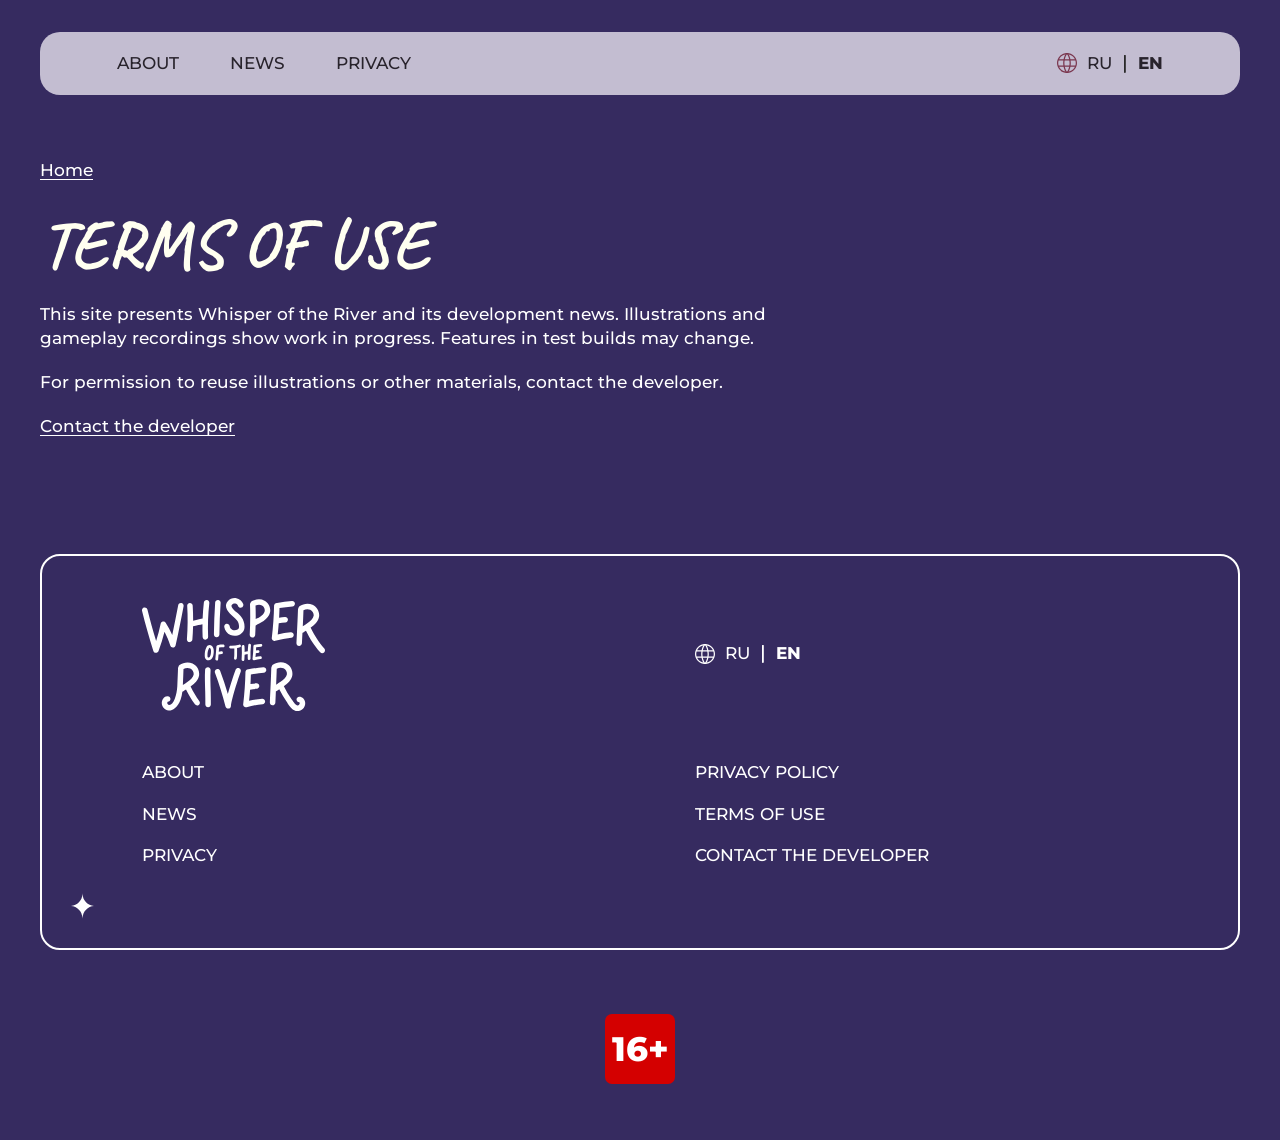
<file: en/terms/index.html>
<!doctype html>
<html lang="en"><head><meta charset="utf-8"><meta name="viewport" content="width=device-width,initial-scale=1"><meta name="theme-color" content="#362b60"><title>Terms of use · Whisper of the River</title>
<meta name="description" content="A paper boat’s journey along ten enchanted rivers."><link rel="icon" href="../../assets/spark.svg"><link rel="stylesheet" href="../../assets/site.css"><script defer src="../../assets/site.js"></script></head>
<body class="inner-page"><a class="skip" href="#content">Skip to content</a><header class="bar wrap"><nav aria-label="Menu"><a href="../index.html#about">About</a><a href="../news/index.html">News</a><a href="../privacy/index.html">Privacy</a></nav><div class="languages"><img src="../../assets/globe.svg" alt="" ><a lang="ru" hreflang="ru" href="../../terms/index.html">RU</a><img src="../../assets/divider-dark.svg" alt="" class="divider"><a lang="en" hreflang="en" href="index.html" aria-current="page">EN</a></div>
      <button class="menu-toggle" data-open="menu" aria-haspopup="dialog" aria-controls="menu" aria-label="Menu"><img src="../../assets/menu.svg" alt="" ></button></header>
    <dialog id="menu" aria-label="Menu"><button class="close" autofocus aria-label="Close" data-close><img src="../../assets/close.svg" alt="" ></button>
    <a href="../index.html" aria-label="Home"><picture><source media="(max-width: 700px)" srcset="../../assets/wordmark-mobile.svg"><img src="../../assets/wordmark.svg" alt="Whisper of the River" ></picture></a><nav><a href="../index.html#about">About</a><a href="../news/index.html">News</a><a href="../privacy/index.html">Privacy</a></nav><a class="play menu-play" href="../index.html#release">Play</a></dialog><main id="content" class="inside wrap"><a href="../index.html">Home</a><h1>Terms of use</h1><p>This site presents Whisper of the River and its development news. Illustrations and gameplay recordings show work in progress. Features in test builds may change.</p><p>For permission to reuse illustrations or other materials, contact the developer.</p><a href="mailto:al.mandarinne@mail.ru">Contact the developer</a></main><footer class="wrap"><div class="footer-box"><a href="../index.html" aria-label="Home"><picture><source media="(max-width: 700px)" srcset="../../assets/wordmark-mobile.svg"><img src="../../assets/wordmark.svg" alt="Whisper of the River" ></picture></a><div class="languages"><img src="../../assets/globe-light.svg" alt="" ><a lang="ru" hreflang="ru" href="../../terms/index.html">RU</a><img src="../../assets/divider.svg" alt="" class="divider"><a lang="en" hreflang="en" href="index.html" aria-current="page">EN</a></div><nav><a href="../index.html#about">About</a><a href="../news/index.html">News</a><a href="../privacy/index.html">Privacy</a></nav>
    <nav><a href="../privacy/index.html">Privacy policy</a><a href="index.html">Terms of use</a><a href="mailto:al.mandarinne@mail.ru">Contact the developer</a></nav></div><b class="age">16+</b></footer></body></html>
</file>
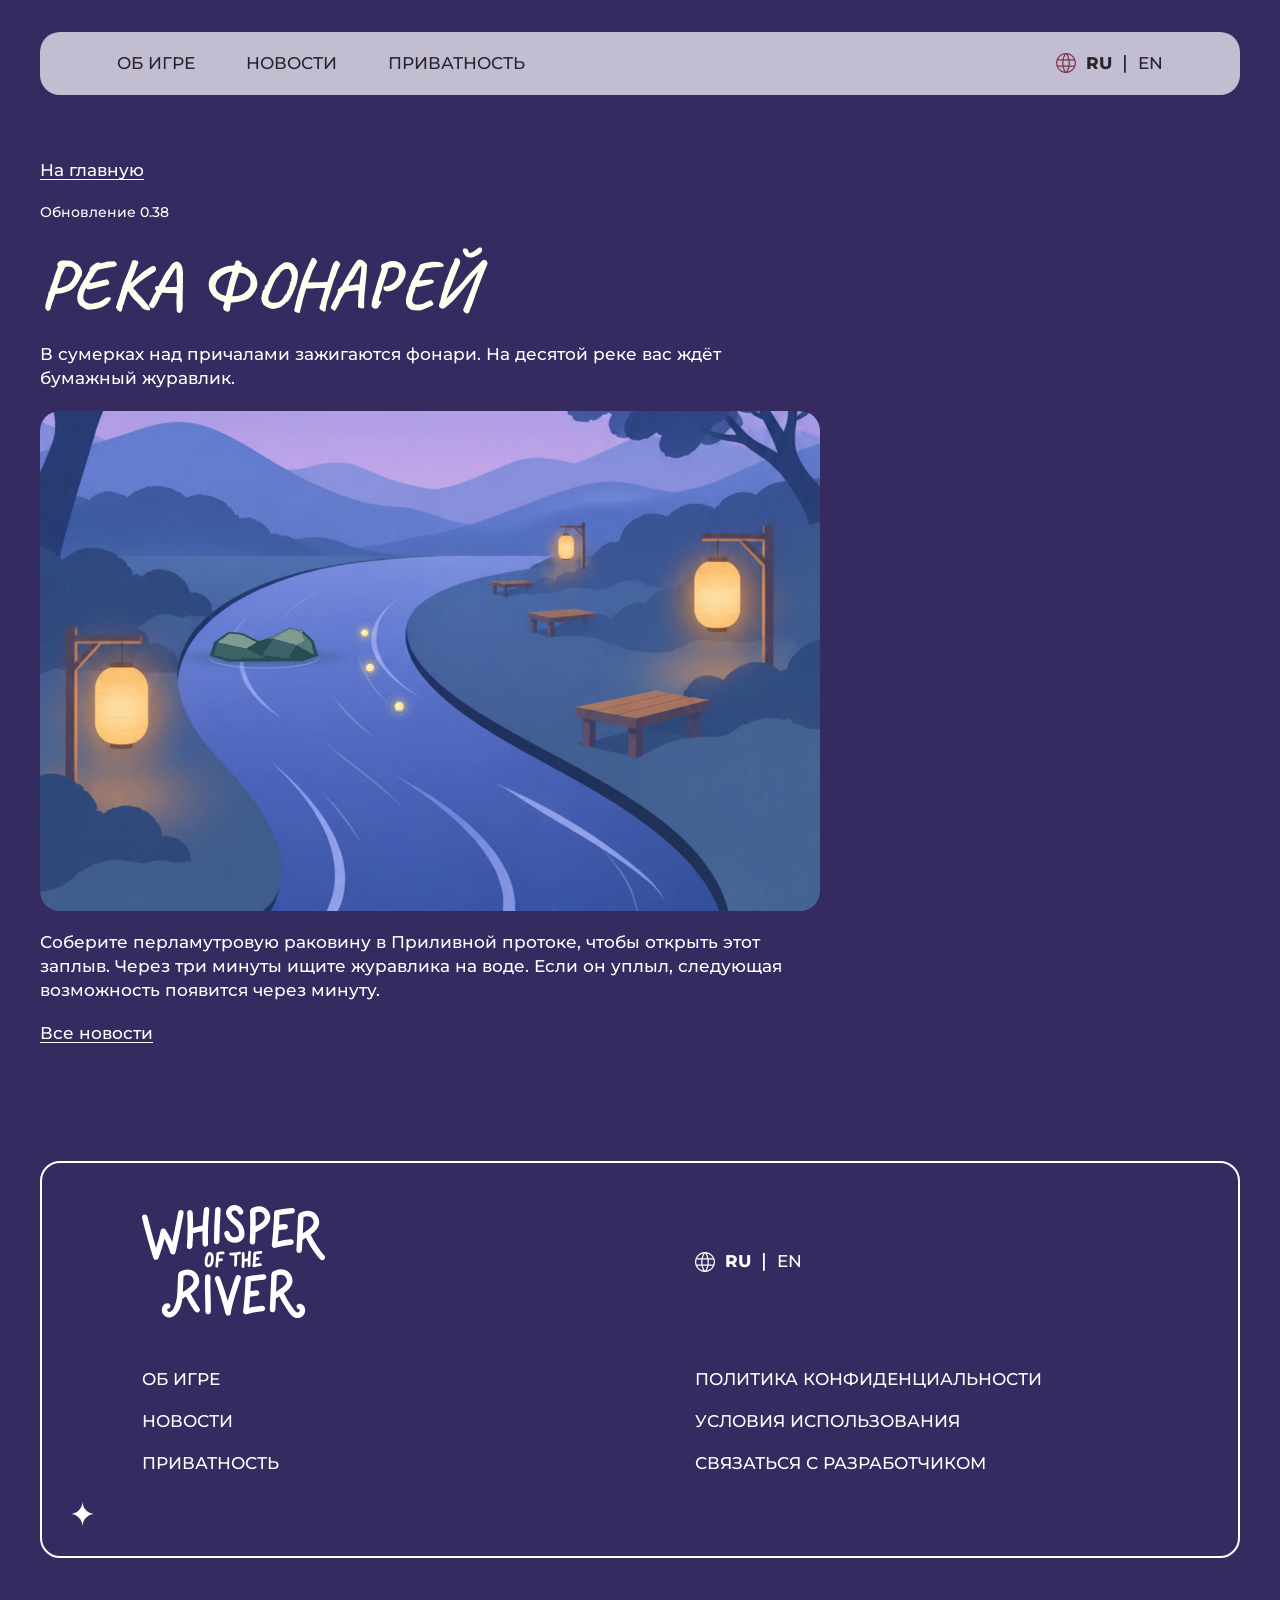
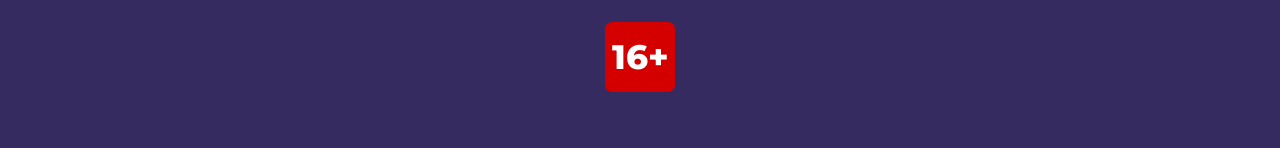
<file: news/lantern/index.html>
<!doctype html>
<html lang="ru"><head><meta charset="utf-8"><meta name="viewport" content="width=device-width,initial-scale=1"><meta name="theme-color" content="#362b60"><title>Река фонарей · Whisper of the River</title>
<meta name="description" content="В сумерках над причалами зажигаются фонари. На десятой реке вас ждёт бумажный журавлик."><link rel="icon" href="../../assets/spark.svg"><link rel="stylesheet" href="../../assets/site.css"><script defer src="../../assets/site.js"></script></head>
<body class="inner-page"><a class="skip" href="#content">К содержимому</a><header class="bar wrap"><nav aria-label="Меню"><a href="../../index.html#about">Об игре</a><a href="../index.html">Новости</a><a href="../../privacy/index.html">Приватность</a></nav><div class="languages"><img src="../../assets/globe.svg" alt="" ><a lang="ru" hreflang="ru" href="index.html" aria-current="page">RU</a><img src="../../assets/divider-dark.svg" alt="" class="divider"><a lang="en" hreflang="en" href="../../en/news/lantern/index.html">EN</a></div>
      <button class="menu-toggle" data-open="menu" aria-haspopup="dialog" aria-controls="menu" aria-label="Меню"><img src="../../assets/menu.svg" alt="" ></button></header>
    <dialog id="menu" aria-label="Меню"><button class="close" autofocus aria-label="Закрыть" data-close><img src="../../assets/close.svg" alt="" ></button>
    <a href="../../index.html" aria-label="На главную"><picture><source media="(max-width: 700px)" srcset="../../assets/wordmark-mobile.svg"><img src="../../assets/wordmark.svg" alt="Whisper of the River" ></picture></a><nav><a href="../../index.html#about">Об игре</a><a href="../index.html">Новости</a><a href="../../privacy/index.html">Приватность</a></nav><a class="play menu-play" href="../../index.html#release">Играть</a></dialog><main id="content" class="inside wrap"><a href="../../index.html">На главную</a><small>Обновление 0.38</small><h1>Река фонарей</h1><p>В сумерках над причалами зажигаются фонари. На десятой реке вас ждёт бумажный журавлик.</p><img src="../../assets/10.webp" alt="Река фонарей" class="article-art"><p>Соберите перламутровую раковину в Приливной протоке, чтобы открыть этот заплыв. Через три минуты ищите журавлика на воде. Если он уплыл, следующая возможность появится через минуту.</p><a href="../index.html">Все новости</a></main><footer class="wrap"><div class="footer-box"><a href="../../index.html" aria-label="На главную"><picture><source media="(max-width: 700px)" srcset="../../assets/wordmark-mobile.svg"><img src="../../assets/wordmark.svg" alt="Whisper of the River" ></picture></a><div class="languages"><img src="../../assets/globe-light.svg" alt="" ><a lang="ru" hreflang="ru" href="index.html" aria-current="page">RU</a><img src="../../assets/divider.svg" alt="" class="divider"><a lang="en" hreflang="en" href="../../en/news/lantern/index.html">EN</a></div><nav><a href="../../index.html#about">Об игре</a><a href="../index.html">Новости</a><a href="../../privacy/index.html">Приватность</a></nav>
    <nav><a href="../../privacy/index.html">Политика конфиденциальности</a><a href="../../terms/index.html">Условия использования</a><a href="mailto:al.mandarinne@mail.ru">Связаться с разработчиком</a></nav></div><b class="age">16+</b></footer></body></html>
</file>
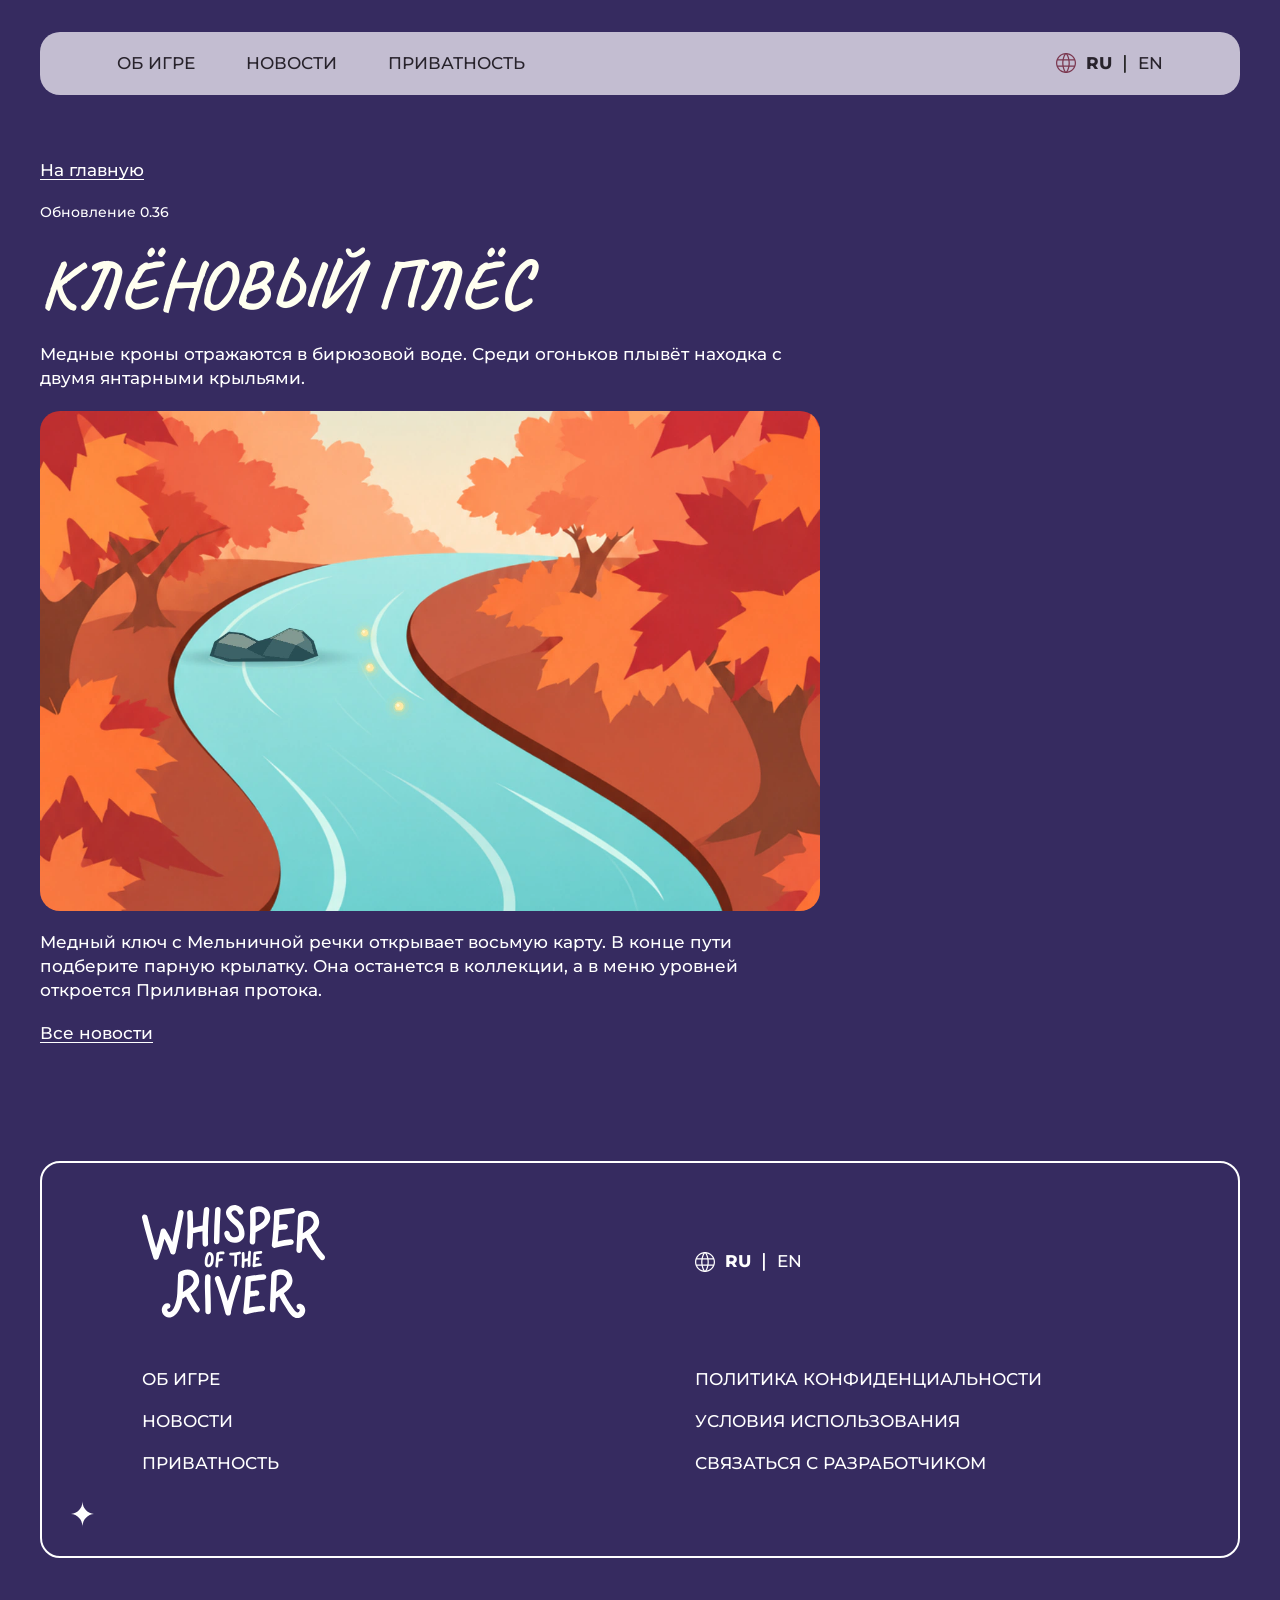
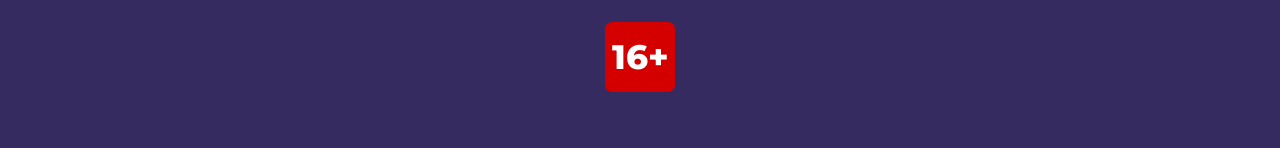
<file: news/maple/index.html>
<!doctype html>
<html lang="ru"><head><meta charset="utf-8"><meta name="viewport" content="width=device-width,initial-scale=1"><meta name="theme-color" content="#362b60"><title>Клёновый плёс · Whisper of the River</title>
<meta name="description" content="Медные кроны отражаются в бирюзовой воде. Среди огоньков плывёт находка с двумя янтарными крыльями."><link rel="icon" href="../../assets/spark.svg"><link rel="stylesheet" href="../../assets/site.css"><script defer src="../../assets/site.js"></script></head>
<body class="inner-page"><a class="skip" href="#content">К содержимому</a><header class="bar wrap"><nav aria-label="Меню"><a href="../../index.html#about">Об игре</a><a href="../index.html">Новости</a><a href="../../privacy/index.html">Приватность</a></nav><div class="languages"><img src="../../assets/globe.svg" alt="" ><a lang="ru" hreflang="ru" href="index.html" aria-current="page">RU</a><img src="../../assets/divider-dark.svg" alt="" class="divider"><a lang="en" hreflang="en" href="../../en/news/maple/index.html">EN</a></div>
      <button class="menu-toggle" data-open="menu" aria-haspopup="dialog" aria-controls="menu" aria-label="Меню"><img src="../../assets/menu.svg" alt="" ></button></header>
    <dialog id="menu" aria-label="Меню"><button class="close" autofocus aria-label="Закрыть" data-close><img src="../../assets/close.svg" alt="" ></button>
    <a href="../../index.html" aria-label="На главную"><picture><source media="(max-width: 700px)" srcset="../../assets/wordmark-mobile.svg"><img src="../../assets/wordmark.svg" alt="Whisper of the River" ></picture></a><nav><a href="../../index.html#about">Об игре</a><a href="../index.html">Новости</a><a href="../../privacy/index.html">Приватность</a></nav><a class="play menu-play" href="../../index.html#release">Играть</a></dialog><main id="content" class="inside wrap"><a href="../../index.html">На главную</a><small>Обновление 0.36</small><h1>Клёновый плёс</h1><p>Медные кроны отражаются в бирюзовой воде. Среди огоньков плывёт находка с двумя янтарными крыльями.</p><img src="../../assets/08.webp" alt="Клёновый плёс" class="article-art"><p>Медный ключ с Мельничной речки открывает восьмую карту. В конце пути подберите парную крылатку. Она останется в коллекции, а в меню уровней откроется Приливная протока.</p><a href="../index.html">Все новости</a></main><footer class="wrap"><div class="footer-box"><a href="../../index.html" aria-label="На главную"><picture><source media="(max-width: 700px)" srcset="../../assets/wordmark-mobile.svg"><img src="../../assets/wordmark.svg" alt="Whisper of the River" ></picture></a><div class="languages"><img src="../../assets/globe-light.svg" alt="" ><a lang="ru" hreflang="ru" href="index.html" aria-current="page">RU</a><img src="../../assets/divider.svg" alt="" class="divider"><a lang="en" hreflang="en" href="../../en/news/maple/index.html">EN</a></div><nav><a href="../../index.html#about">Об игре</a><a href="../index.html">Новости</a><a href="../../privacy/index.html">Приватность</a></nav>
    <nav><a href="../../privacy/index.html">Политика конфиденциальности</a><a href="../../terms/index.html">Условия использования</a><a href="mailto:al.mandarinne@mail.ru">Связаться с разработчиком</a></nav></div><b class="age">16+</b></footer></body></html>
</file>
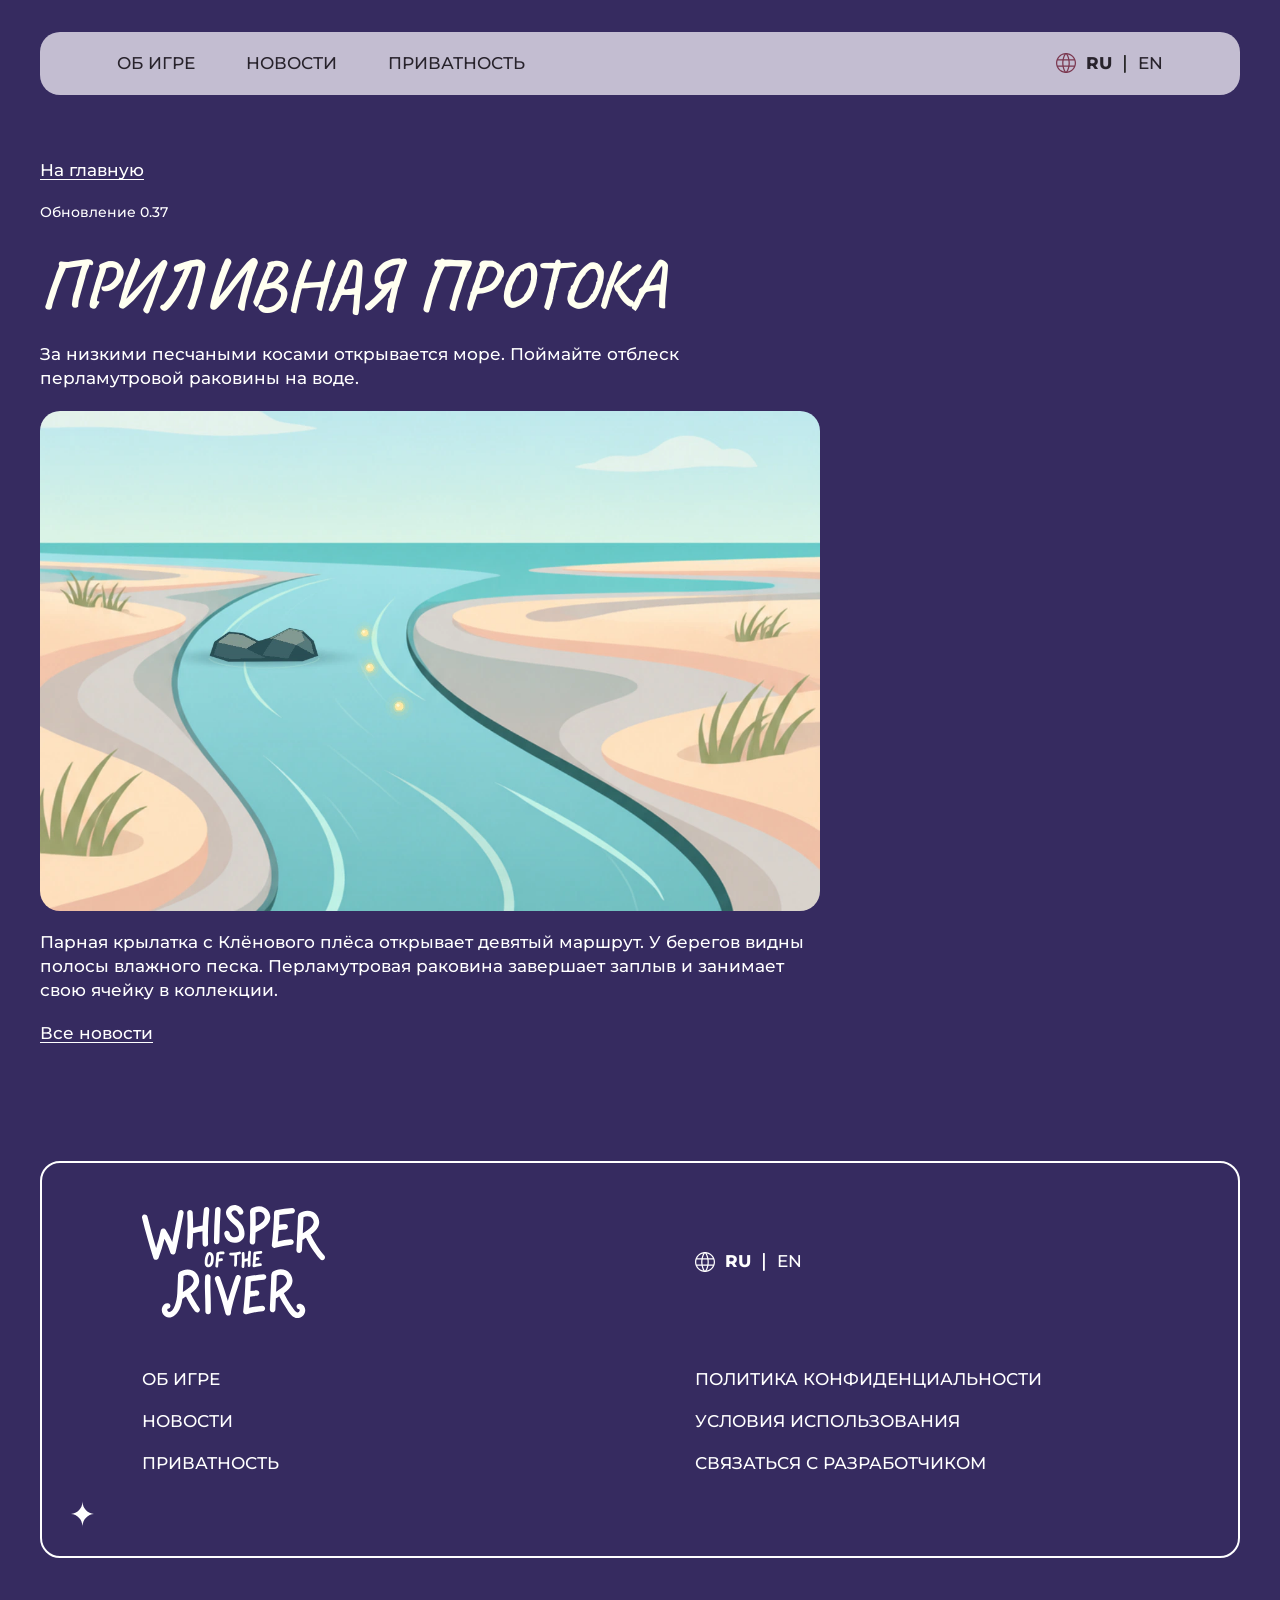
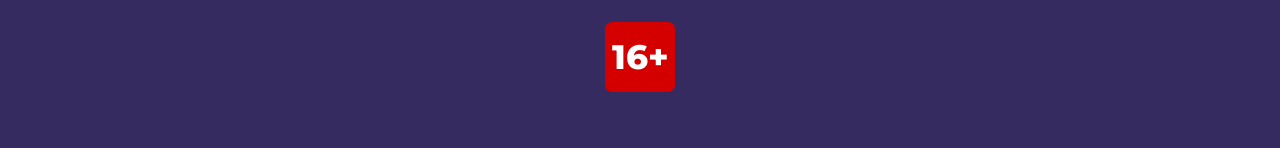
<file: news/tidal/index.html>
<!doctype html>
<html lang="ru"><head><meta charset="utf-8"><meta name="viewport" content="width=device-width,initial-scale=1"><meta name="theme-color" content="#362b60"><title>Приливная протока · Whisper of the River</title>
<meta name="description" content="За низкими песчаными косами открывается море. Поймайте отблеск перламутровой раковины на воде."><link rel="icon" href="../../assets/spark.svg"><link rel="stylesheet" href="../../assets/site.css"><script defer src="../../assets/site.js"></script></head>
<body class="inner-page"><a class="skip" href="#content">К содержимому</a><header class="bar wrap"><nav aria-label="Меню"><a href="../../index.html#about">Об игре</a><a href="../index.html">Новости</a><a href="../../privacy/index.html">Приватность</a></nav><div class="languages"><img src="../../assets/globe.svg" alt="" ><a lang="ru" hreflang="ru" href="index.html" aria-current="page">RU</a><img src="../../assets/divider-dark.svg" alt="" class="divider"><a lang="en" hreflang="en" href="../../en/news/tidal/index.html">EN</a></div>
      <button class="menu-toggle" data-open="menu" aria-haspopup="dialog" aria-controls="menu" aria-label="Меню"><img src="../../assets/menu.svg" alt="" ></button></header>
    <dialog id="menu" aria-label="Меню"><button class="close" autofocus aria-label="Закрыть" data-close><img src="../../assets/close.svg" alt="" ></button>
    <a href="../../index.html" aria-label="На главную"><picture><source media="(max-width: 700px)" srcset="../../assets/wordmark-mobile.svg"><img src="../../assets/wordmark.svg" alt="Whisper of the River" ></picture></a><nav><a href="../../index.html#about">Об игре</a><a href="../index.html">Новости</a><a href="../../privacy/index.html">Приватность</a></nav><a class="play menu-play" href="../../index.html#release">Играть</a></dialog><main id="content" class="inside wrap"><a href="../../index.html">На главную</a><small>Обновление 0.37</small><h1>Приливная протока</h1><p>За низкими песчаными косами открывается море. Поймайте отблеск перламутровой раковины на воде.</p><img src="../../assets/09.webp" alt="Приливная протока" class="article-art"><p>Парная крылатка с Клёнового плёса открывает девятый маршрут. У берегов видны полосы влажного песка. Перламутровая раковина завершает заплыв и занимает свою ячейку в коллекции.</p><a href="../index.html">Все новости</a></main><footer class="wrap"><div class="footer-box"><a href="../../index.html" aria-label="На главную"><picture><source media="(max-width: 700px)" srcset="../../assets/wordmark-mobile.svg"><img src="../../assets/wordmark.svg" alt="Whisper of the River" ></picture></a><div class="languages"><img src="../../assets/globe-light.svg" alt="" ><a lang="ru" hreflang="ru" href="index.html" aria-current="page">RU</a><img src="../../assets/divider.svg" alt="" class="divider"><a lang="en" hreflang="en" href="../../en/news/tidal/index.html">EN</a></div><nav><a href="../../index.html#about">Об игре</a><a href="../index.html">Новости</a><a href="../../privacy/index.html">Приватность</a></nav>
    <nav><a href="../../privacy/index.html">Политика конфиденциальности</a><a href="../../terms/index.html">Условия использования</a><a href="mailto:al.mandarinne@mail.ru">Связаться с разработчиком</a></nav></div><b class="age">16+</b></footer></body></html>
</file>
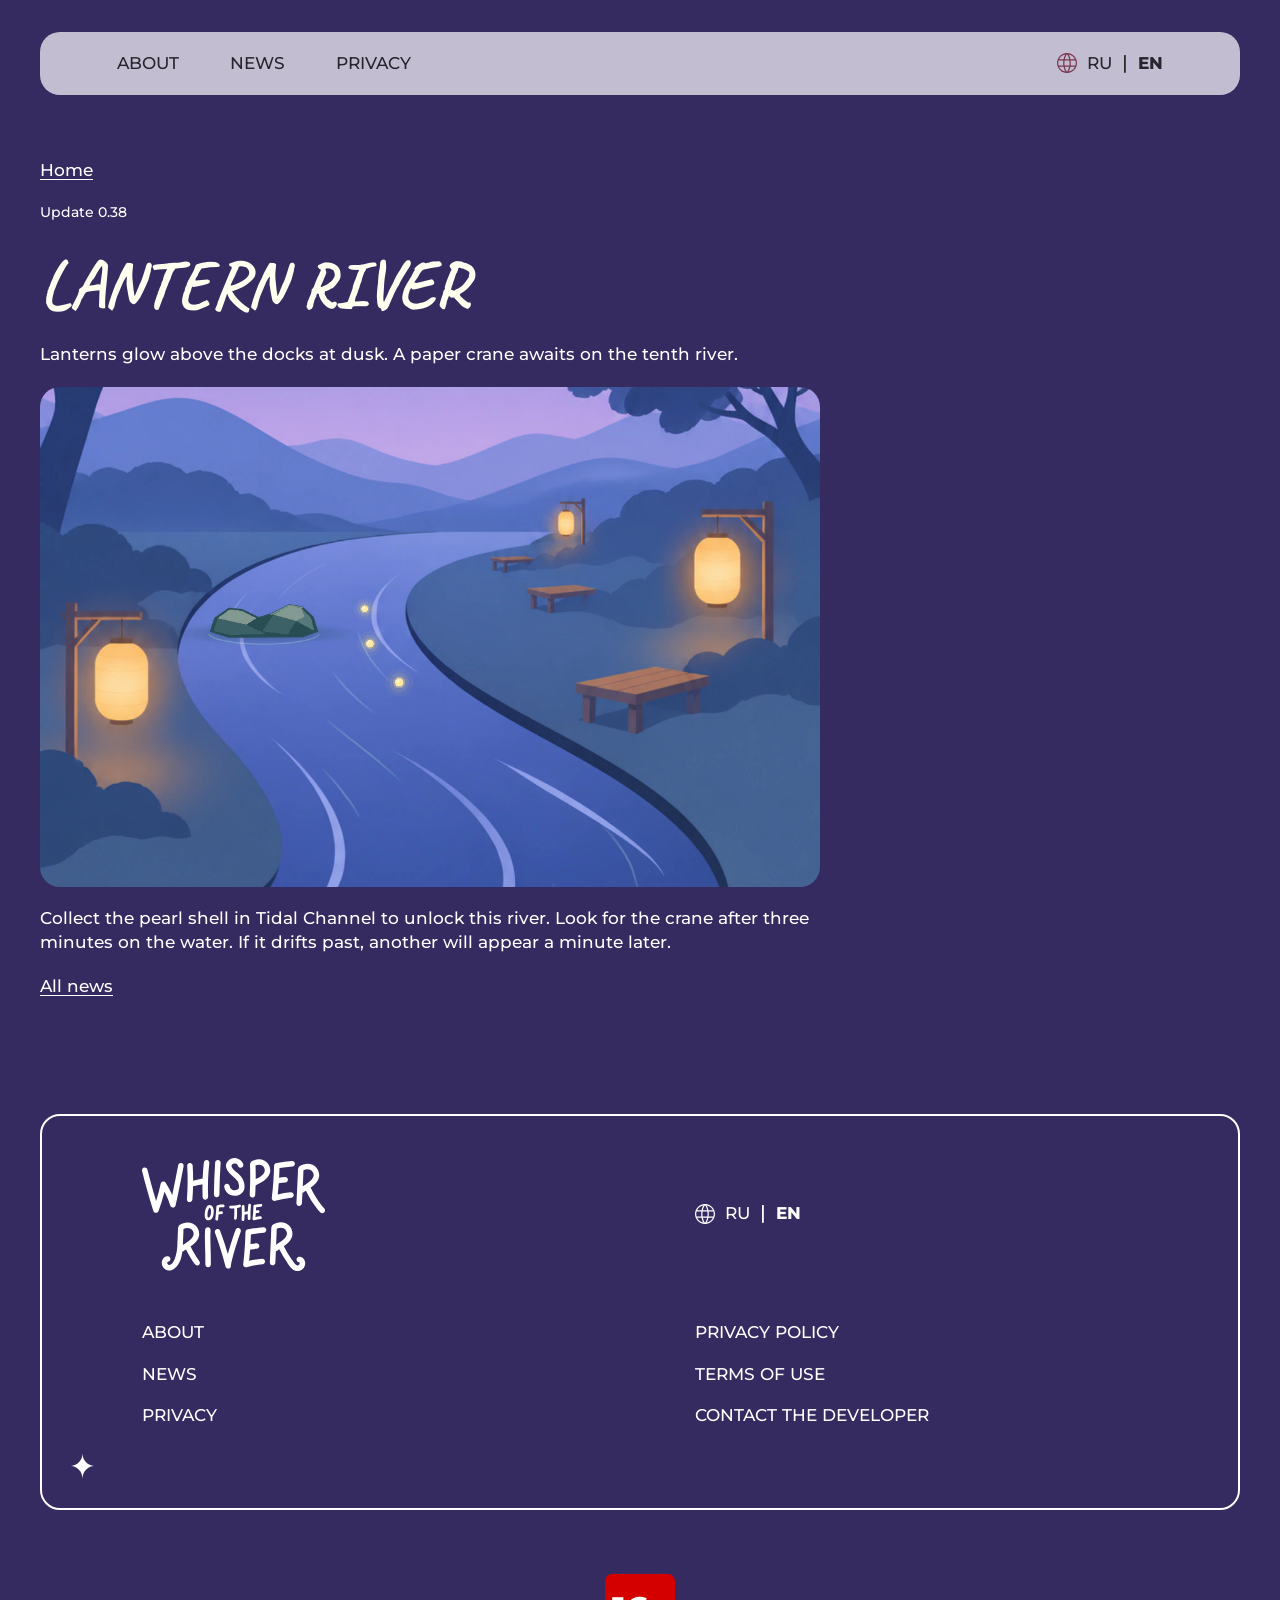
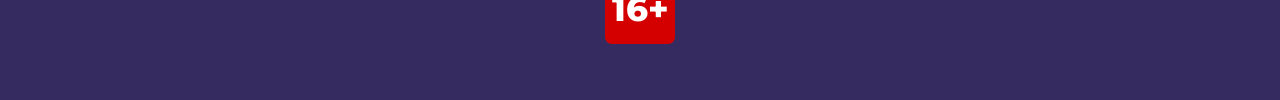
<file: en/news/lantern/index.html>
<!doctype html>
<html lang="en"><head><meta charset="utf-8"><meta name="viewport" content="width=device-width,initial-scale=1"><meta name="theme-color" content="#362b60"><title>Lantern River · Whisper of the River</title>
<meta name="description" content="Lanterns glow above the docks at dusk. A paper crane awaits on the tenth river."><link rel="icon" href="../../../assets/spark.svg"><link rel="stylesheet" href="../../../assets/site.css"><script defer src="../../../assets/site.js"></script></head>
<body class="inner-page"><a class="skip" href="#content">Skip to content</a><header class="bar wrap"><nav aria-label="Menu"><a href="../../index.html#about">About</a><a href="../index.html">News</a><a href="../../privacy/index.html">Privacy</a></nav><div class="languages"><img src="../../../assets/globe.svg" alt="" ><a lang="ru" hreflang="ru" href="../../../news/lantern/index.html">RU</a><img src="../../../assets/divider-dark.svg" alt="" class="divider"><a lang="en" hreflang="en" href="index.html" aria-current="page">EN</a></div>
      <button class="menu-toggle" data-open="menu" aria-haspopup="dialog" aria-controls="menu" aria-label="Menu"><img src="../../../assets/menu.svg" alt="" ></button></header>
    <dialog id="menu" aria-label="Menu"><button class="close" autofocus aria-label="Close" data-close><img src="../../../assets/close.svg" alt="" ></button>
    <a href="../../index.html" aria-label="Home"><picture><source media="(max-width: 700px)" srcset="../../../assets/wordmark-mobile.svg"><img src="../../../assets/wordmark.svg" alt="Whisper of the River" ></picture></a><nav><a href="../../index.html#about">About</a><a href="../index.html">News</a><a href="../../privacy/index.html">Privacy</a></nav><a class="play menu-play" href="../../index.html#release">Play</a></dialog><main id="content" class="inside wrap"><a href="../../index.html">Home</a><small>Update 0.38</small><h1>Lantern River</h1><p>Lanterns glow above the docks at dusk. A paper crane awaits on the tenth river.</p><img src="../../../assets/10.webp" alt="Lantern River" class="article-art"><p>Collect the pearl shell in Tidal Channel to unlock this river. Look for the crane after three minutes on the water. If it drifts past, another will appear a minute later.</p><a href="../index.html">All news</a></main><footer class="wrap"><div class="footer-box"><a href="../../index.html" aria-label="Home"><picture><source media="(max-width: 700px)" srcset="../../../assets/wordmark-mobile.svg"><img src="../../../assets/wordmark.svg" alt="Whisper of the River" ></picture></a><div class="languages"><img src="../../../assets/globe-light.svg" alt="" ><a lang="ru" hreflang="ru" href="../../../news/lantern/index.html">RU</a><img src="../../../assets/divider.svg" alt="" class="divider"><a lang="en" hreflang="en" href="index.html" aria-current="page">EN</a></div><nav><a href="../../index.html#about">About</a><a href="../index.html">News</a><a href="../../privacy/index.html">Privacy</a></nav>
    <nav><a href="../../privacy/index.html">Privacy policy</a><a href="../../terms/index.html">Terms of use</a><a href="mailto:al.mandarinne@mail.ru">Contact the developer</a></nav></div><b class="age">16+</b></footer></body></html>
</file>
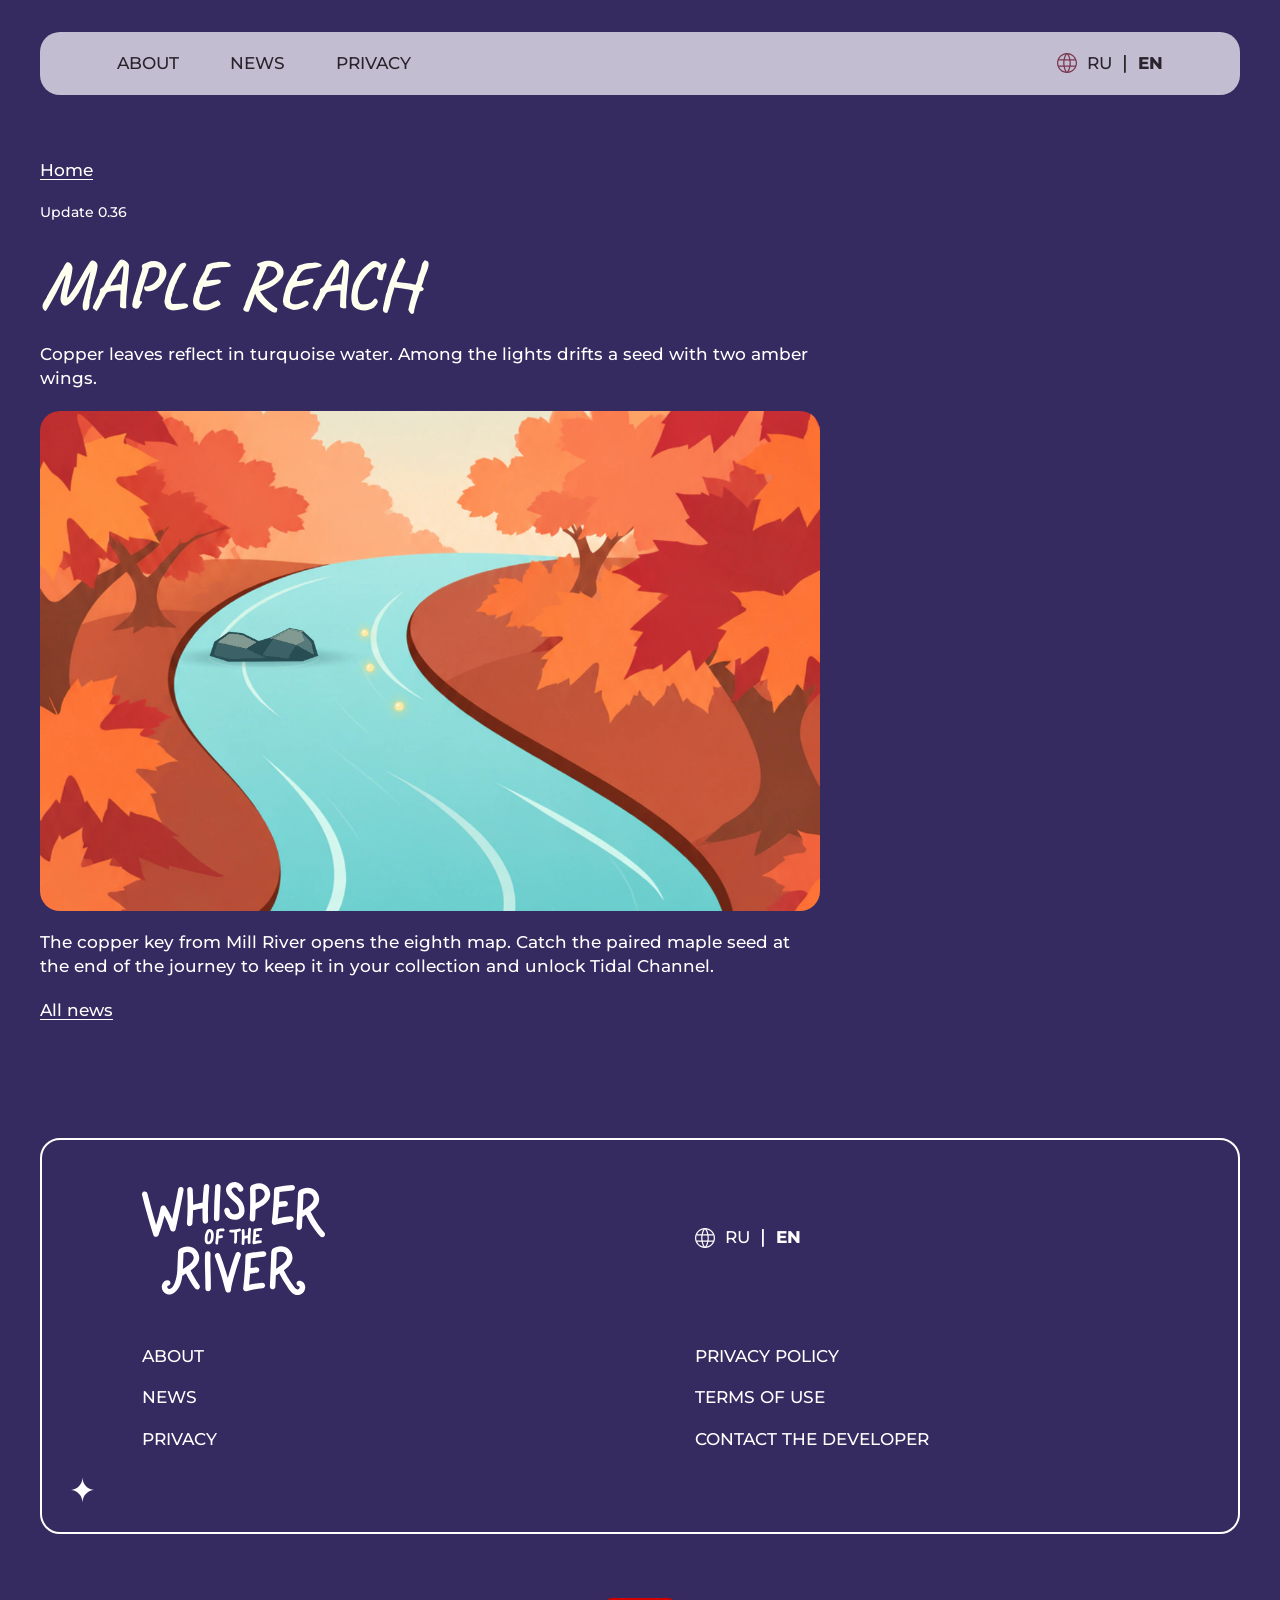
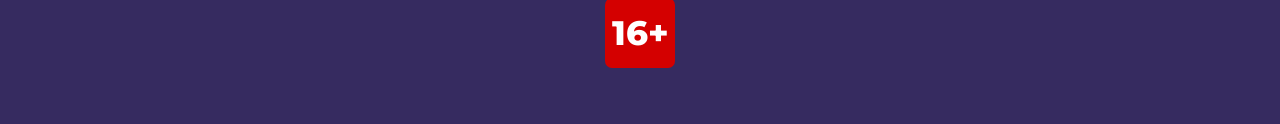
<file: en/news/maple/index.html>
<!doctype html>
<html lang="en"><head><meta charset="utf-8"><meta name="viewport" content="width=device-width,initial-scale=1"><meta name="theme-color" content="#362b60"><title>Maple Reach · Whisper of the River</title>
<meta name="description" content="Copper leaves reflect in turquoise water. Among the lights drifts a seed with two amber wings."><link rel="icon" href="../../../assets/spark.svg"><link rel="stylesheet" href="../../../assets/site.css"><script defer src="../../../assets/site.js"></script></head>
<body class="inner-page"><a class="skip" href="#content">Skip to content</a><header class="bar wrap"><nav aria-label="Menu"><a href="../../index.html#about">About</a><a href="../index.html">News</a><a href="../../privacy/index.html">Privacy</a></nav><div class="languages"><img src="../../../assets/globe.svg" alt="" ><a lang="ru" hreflang="ru" href="../../../news/maple/index.html">RU</a><img src="../../../assets/divider-dark.svg" alt="" class="divider"><a lang="en" hreflang="en" href="index.html" aria-current="page">EN</a></div>
      <button class="menu-toggle" data-open="menu" aria-haspopup="dialog" aria-controls="menu" aria-label="Menu"><img src="../../../assets/menu.svg" alt="" ></button></header>
    <dialog id="menu" aria-label="Menu"><button class="close" autofocus aria-label="Close" data-close><img src="../../../assets/close.svg" alt="" ></button>
    <a href="../../index.html" aria-label="Home"><picture><source media="(max-width: 700px)" srcset="../../../assets/wordmark-mobile.svg"><img src="../../../assets/wordmark.svg" alt="Whisper of the River" ></picture></a><nav><a href="../../index.html#about">About</a><a href="../index.html">News</a><a href="../../privacy/index.html">Privacy</a></nav><a class="play menu-play" href="../../index.html#release">Play</a></dialog><main id="content" class="inside wrap"><a href="../../index.html">Home</a><small>Update 0.36</small><h1>Maple Reach</h1><p>Copper leaves reflect in turquoise water. Among the lights drifts a seed with two amber wings.</p><img src="../../../assets/08.webp" alt="Maple Reach" class="article-art"><p>The copper key from Mill River opens the eighth map. Catch the paired maple seed at the end of the journey to keep it in your collection and unlock Tidal Channel.</p><a href="../index.html">All news</a></main><footer class="wrap"><div class="footer-box"><a href="../../index.html" aria-label="Home"><picture><source media="(max-width: 700px)" srcset="../../../assets/wordmark-mobile.svg"><img src="../../../assets/wordmark.svg" alt="Whisper of the River" ></picture></a><div class="languages"><img src="../../../assets/globe-light.svg" alt="" ><a lang="ru" hreflang="ru" href="../../../news/maple/index.html">RU</a><img src="../../../assets/divider.svg" alt="" class="divider"><a lang="en" hreflang="en" href="index.html" aria-current="page">EN</a></div><nav><a href="../../index.html#about">About</a><a href="../index.html">News</a><a href="../../privacy/index.html">Privacy</a></nav>
    <nav><a href="../../privacy/index.html">Privacy policy</a><a href="../../terms/index.html">Terms of use</a><a href="mailto:al.mandarinne@mail.ru">Contact the developer</a></nav></div><b class="age">16+</b></footer></body></html>
</file>
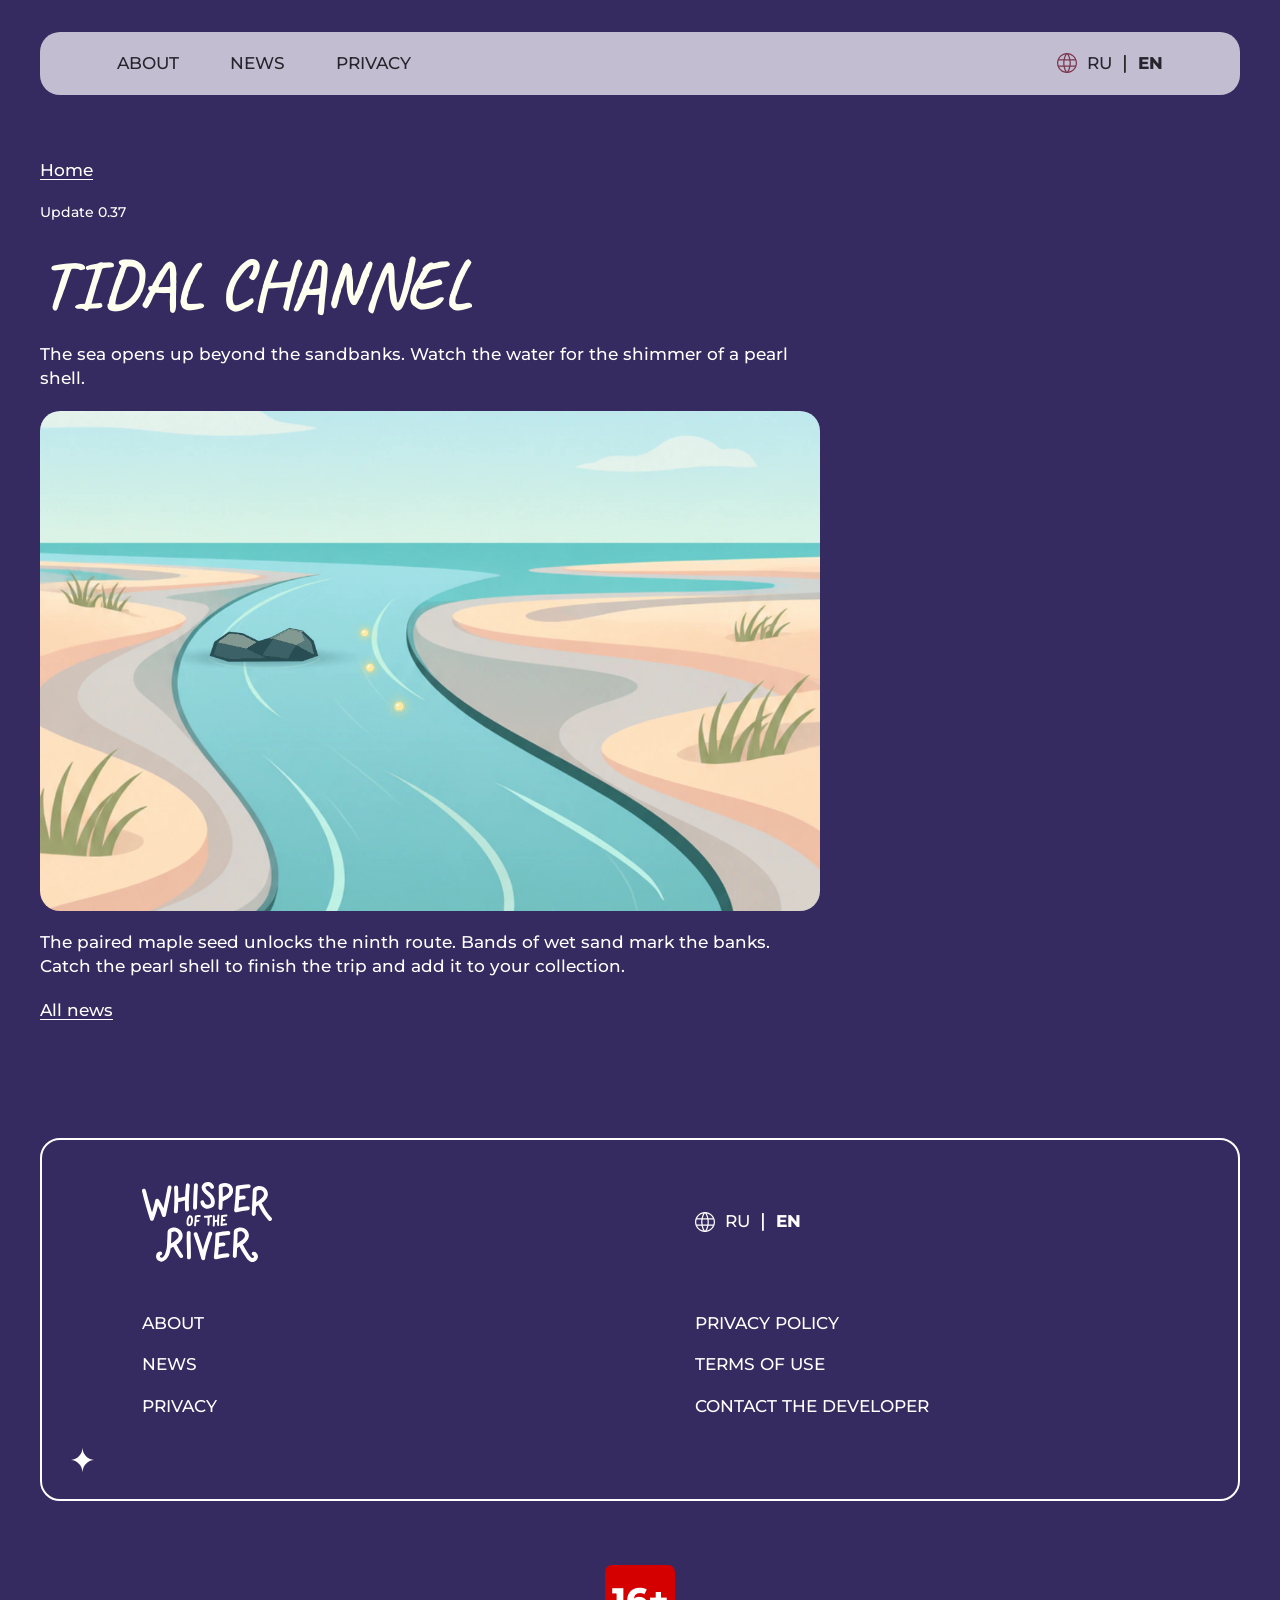
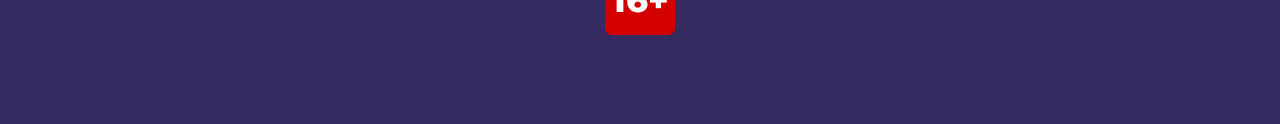
<file: en/news/tidal/index.html>
<!doctype html>
<html lang="en"><head><meta charset="utf-8"><meta name="viewport" content="width=device-width,initial-scale=1"><meta name="theme-color" content="#362b60"><title>Tidal Channel · Whisper of the River</title>
<meta name="description" content="The sea opens up beyond the sandbanks. Watch the water for the shimmer of a pearl shell."><link rel="icon" href="../../../assets/spark.svg"><link rel="stylesheet" href="../../../assets/site.css"><script defer src="../../../assets/site.js"></script></head>
<body class="inner-page"><a class="skip" href="#content">Skip to content</a><header class="bar wrap"><nav aria-label="Menu"><a href="../../index.html#about">About</a><a href="../index.html">News</a><a href="../../privacy/index.html">Privacy</a></nav><div class="languages"><img src="../../../assets/globe.svg" alt="" ><a lang="ru" hreflang="ru" href="../../../news/tidal/index.html">RU</a><img src="../../../assets/divider-dark.svg" alt="" class="divider"><a lang="en" hreflang="en" href="index.html" aria-current="page">EN</a></div>
      <button class="menu-toggle" data-open="menu" aria-haspopup="dialog" aria-controls="menu" aria-label="Menu"><img src="../../../assets/menu.svg" alt="" ></button></header>
    <dialog id="menu" aria-label="Menu"><button class="close" autofocus aria-label="Close" data-close><img src="../../../assets/close.svg" alt="" ></button>
    <a href="../../index.html" aria-label="Home"><picture><source media="(max-width: 700px)" srcset="../../../assets/wordmark-mobile.svg"><img src="../../../assets/wordmark.svg" alt="Whisper of the River" ></picture></a><nav><a href="../../index.html#about">About</a><a href="../index.html">News</a><a href="../../privacy/index.html">Privacy</a></nav><a class="play menu-play" href="../../index.html#release">Play</a></dialog><main id="content" class="inside wrap"><a href="../../index.html">Home</a><small>Update 0.37</small><h1>Tidal Channel</h1><p>The sea opens up beyond the sandbanks. Watch the water for the shimmer of a pearl shell.</p><img src="../../../assets/09.webp" alt="Tidal Channel" class="article-art"><p>The paired maple seed unlocks the ninth route. Bands of wet sand mark the banks. Catch the pearl shell to finish the trip and add it to your collection.</p><a href="../index.html">All news</a></main><footer class="wrap"><div class="footer-box"><a href="../../index.html" aria-label="Home"><picture><source media="(max-width: 700px)" srcset="../../../assets/wordmark-mobile.svg"><img src="../../../assets/wordmark.svg" alt="Whisper of the River" ></picture></a><div class="languages"><img src="../../../assets/globe-light.svg" alt="" ><a lang="ru" hreflang="ru" href="../../../news/tidal/index.html">RU</a><img src="../../../assets/divider.svg" alt="" class="divider"><a lang="en" hreflang="en" href="index.html" aria-current="page">EN</a></div><nav><a href="../../index.html#about">About</a><a href="../index.html">News</a><a href="../../privacy/index.html">Privacy</a></nav>
    <nav><a href="../../privacy/index.html">Privacy policy</a><a href="../../terms/index.html">Terms of use</a><a href="mailto:al.mandarinne@mail.ru">Contact the developer</a></nav></div><b class="age">16+</b></footer></body></html>
</file>
<file: assets/site.css>
@font-face {
  font-family: Montserrat; src: url(Montserrat.ttf) format("truetype");
  font-weight: 100 900; font-display: swap;
}
@font-face {
  font-family: Caveat; src: url(caveat.ttf) format("truetype");
  font-weight: 400 700; font-display: swap;
}
:root {
  --river: #362b60; --glass: rgb(255 255 255 / 25%); --cream: #fffff0;
  color: white; background: var(--river); font: 500 106.25%/1.4 Montserrat, sans-serif;
}
* { box-sizing: border-box; }
body { margin: 0; }
body:has(dialog[open]) { overflow: hidden; }
img { display: block; max-width: 100%; }
button, a { color: inherit; font: inherit; }
button { cursor: pointer; }
button:focus-visible, a:focus-visible { outline: 3px solid #ffd58c; outline-offset: 4px; }
a { text-underline-offset: .18em; }
a:hover { text-decoration: underline; }
button { border: 0; background: transparent; padding: 0; }
p, h1, h2, h3, ul { margin: 0; }
h1,h2,h3,.play,.tagline { font-family: Caveat, cursive; font-weight: 700; }
h2,h3,.play { text-transform: uppercase; }
.wrap { width: min(1200px, calc(100% - 64px)); margin-inline: auto; }
.skip { position: absolute; top: -5rem; left: 1rem; z-index: 10; background: var(--river); padding: .65rem; }
.skip:focus { top: 0; }
.hero {
  position: relative; isolation: isolate; height: clamp(560px, 100svh, 1080px);
  background: #74899b url(river-valley.png) center bottom / auto 115.55% no-repeat;
}
@media (min-aspect-ratio: 2/1) { .hero { background-size: cover; } }
.hero h1,.tagline,.hero > .play { position: absolute; left: 50%; transform: translateX(-50%); }
.hero h1 { top: 25.8%; width: min(37vh, 397px); width: min(37svh, 397px); }
.hero h1 img { width: 100%; }
.tagline { top: 64.7%; font-size: clamp(1.45rem,3.2svh,2rem); line-height: 1.18; text-align: center; text-shadow: 0 1px 5px #303d5299; }
.play {
  display: grid; place-items: center; text-decoration: none; background: var(--glass);
  border-radius: 17px; border: 1px solid #ffffff73; backdrop-filter: blur(12px);
  width: 277px; height: 59px; font-size: 1.55rem; color: #6d2942;
}
.hero > .play { top: 85%; }
.play:hover { background: #ffffff80; }
.bar {
  height: 63px; display: flex; align-items: center; justify-content: space-between;
  color: #28232c; border-radius: 20px; background: var(--glass); backdrop-filter: blur(14px);
  padding: 0 clamp(24px,6vw,102px);
}
.hero .bar { position: absolute; inset: 5.55% 0 auto; }
.bar nav,.languages { display: flex; align-items: center; }
.bar nav { gap: clamp(18px,4vw,66px); }
nav a,.languages a { text-decoration: none; text-transform: uppercase; }
nav a:hover,.languages a:hover { text-decoration: underline; }
.languages { gap: 10px; }
.languages a { padding: .5rem 0; }
.languages a[aria-current] { font-weight: 750; }
.languages .divider { width: 18px; transform: rotate(90deg); margin-inline: -6px; }
.menu-toggle { display: none; }
.landing main {
  display: flow-root;
  background: url(orbits.svg) center -638px / 2000px auto no-repeat;
}
.about {
  position: relative; margin-top: 22px; display: grid; gap: 20px;
  grid-template-columns: 488fr 692fr; grid-template-rows: auto 1fr;
  grid-template-areas: "journey intro" "journey fleet"; text-align: center;
}
.intro,.journey,.fleet { min-width: 0; }
.intro { grid-area: intro; background: var(--river); border: 2px solid #fff; border-radius: 0 20px 20px; min-height: 277px;
  padding: 22px 18px; display: flex; flex-direction: column; align-items: center; justify-content: space-between; gap: 24px; }
.intro p { margin-block: auto; }
.journey,.fleet,.card,.stores > div { background: #685c88; }
@supports (backdrop-filter: blur(12px)) {
  .journey,.fleet { background: var(--glass); backdrop-filter: blur(12px); }
}
.journey { grid-area: journey; border-radius: 20px 0 0 20px; padding: 9.2% 9.2% 7%; display: flex; flex-direction: column; align-items: center; justify-content: space-between; gap: 32px; }
.poster { position: relative; border-radius: 999px; overflow: hidden; width: 100%; }
.poster > img:first-child { width: 100%; aspect-ratio: 398/708; object-fit: cover; }
.play-icon { position: absolute; width: 22.6%; inset: 50% auto auto 50%; transform: translate(-50%,-50%); transition: scale .15s; }
.poster:hover .play-icon { scale: 1.05; }
.journey ul { list-style: none; padding: 0; display: grid; gap: clamp(22px,3.1vw,65px); }
.journey li::before { content: ""; display: block; margin: 0 auto 1.4rem; width: 13px; height: 13px; background: url(dot.svg) center / contain no-repeat; }
.fleet { grid-area: fleet; border-radius: 20px 20px 20px 0; display: flex; flex-direction: column; overflow: hidden; }
.fleet h2 { margin: 7.7% 12px 0; font-size: clamp(1.55rem,2.55vw,2.12rem); }
.fleet p { margin: 2.8% 2.8% 4.8%; }
.fleet-art { margin-top: auto; position: relative; aspect-ratio: 692/866; }
.fleet-art > img,.fleet-art > button,.little { position: absolute; }
.desert { right: 0; top: 0; width: 70.4%; height: 100%; object-fit: cover; border-radius: 37% 0 0 0 / 21% 0 0 0; }
.trail { top: 10%; left: 36%; width: 32%; transform: rotate(13deg); }
.boat { width: 52.2%; left: -1.6%; touch-action: manipulation; }
.boat img { width: 100%; pointer-events: none; }
.boat:focus-visible { outline-offset: -5px; border-radius: 14px; }
@media (hover: hover) {
  .boat:hover img { filter: drop-shadow(0 3px 6px #fff5); }
}
.moss { top: 5.8%; left: 5.9%; width: 42.6%; }
.night { top: 25.8%; }
.blossom { top: 47%; }
.sunset { top: 68%; width: 53.2%; }
.little { top: 75.8%; left: 46.7%; width: 34%; aspect-ratio: 235/131; pointer-events: none; }
.little img { position: absolute; inset: 0; width: 100%; height: 100%; object-fit: contain; }
.spark { bottom: 3.2%; left: 4%; width: 3.3%; }
@media (min-width: 1600px) {
  .about::before,.about::after,.landing footer::before,.landing footer::after { content: ""; position: absolute; top: 10px; width: 60px; height: 66px; background: url(margin-star.svg) center / contain no-repeat; }
  .about::after,.landing footer::after { left: calc(50% + 50vw - 110px); }
  .about::before,.landing footer::before { right: calc(50% + 50vw - 82px); width: 32px; background-image: url(margin-dot.svg); }
  .landing footer::before,.landing footer::after { top: auto; bottom: 35px; }
}
.news,.release { text-align: center; }
.news h2,.news > a,.release h2,.release p { width: fit-content; margin-inline: auto; background: var(--river); }
.news { margin-top: 75px; }
.news h2,.release h2,.inside h1 { color: var(--cream); font-size: clamp(2.5rem,5.35vw,4.12rem); line-height: 1.12; }
.news > a { display: inline-block; margin-top: 8px; }
.news > img { margin: 34px auto 0; }
.cards { display: grid; grid-template-columns: repeat(3,minmax(0,1fr)); gap: 20px; margin-top: 40px; text-align: left; }
.card { display: block; text-decoration: none; overflow: hidden; height: 100%; }
.cards article:first-child .card { border-radius: 20px 0 0 20px; }
.cards article:last-child .card { border-radius: 0 20px 20px 0; }
.card > img { width: 100%; aspect-ratio: 16/9; object-fit: cover; object-position: 50% 43%; }
.card > div { padding: 16px 20px 28px; }
.card h3 { font-size: 1.65rem; line-height: 1.14; margin: 5px 0 8px; }
.card:hover { text-decoration: none; background: #776f95; }
.card:hover h3 { text-decoration: underline; }
small { font-size: .84rem; }
.release { margin-top: 86px; }
.release p { margin: 24px auto 42px; max-width: 950px; }
.stores { display: grid; grid-template-columns: 1fr 1fr; gap: 20px; }
.stores > div { min-height: 129px; display: grid; place-items: center; border-radius: 20px 0 0 20px; }
.stores > div + div { border-radius: 0 20px 20px 0; }
footer { position: relative; padding-block: clamp(80px,9vw,172px) 56px; }
.footer-box { border: 2px solid white; border-radius: 20px; padding: 42px 8.3% 80px;
  display: grid; grid-template-columns: 1fr 1fr; align-items: center; gap: 50px 11%;
  background: url(spark.svg) 2.5% 92% / 23px auto no-repeat; }
.footer-box nav { display: grid; justify-items: start; gap: 18px; }
.age { display: grid; place-items: center; background: #d40000; color: white; width: 70px; height: 70px; margin: 64px auto 0; border-radius: 7px; font: 800 2rem/1 Montserrat,sans-serif; }
dialog { background: var(--river); color: white; border: 0; padding: 0; }
dialog::backdrop { background: #171127bc; }
.close,.menu-toggle { min-width: 44px; min-height: 44px; place-items: center; }
.close { display: grid; position: absolute; top: 12px; right: 10px; z-index: 1; border-radius: 50%; background: var(--river); }
#film { border-radius: 18px; overflow: hidden; }
.footage { max-height: 88svh; max-width: 92vw; }
#menu { margin: 0 0 0 auto; width: min(85vw,320px); max-width: none; height: 100%; max-height: none; padding: 60px 20px 25px; }
#menu[open] { display: flex; flex-direction: column; }
#menu nav { display: grid; gap: 22px; margin-top: 52px; }
.menu-play { margin: auto auto 0; max-width: 100%; color: var(--cream); }
.inner-page .bar { margin-block: 32px 64px; background: #c3bdd1; }
.inside > h1 { text-transform: uppercase; margin: 24px 0 16px; overflow-wrap: anywhere; hyphens: auto; }
.inside > p,.inside > h2,.inside > small,.inside > a { max-width: 780px; margin-block: 20px; }
.inside > small { display: block; }
.article-art { width: min(100%,780px); max-height: 500px; object-fit: cover; object-position: center 43%; border-radius: 20px; }
@media (max-width: 900px) and (min-width: 701px) {
  .about { grid-template-columns: 41fr 59fr; gap: 12px; }
  .cards { gap: 12px; }
  .bar { padding-inline: 24px; }
  .footer-box { padding-inline: 5%; }
}
@media (max-width: 700px) {
  :root { font-size: 100%; }
  .wrap { width: calc(100% - 40px); }
  .hero { height: clamp(570px,100svh,850px); background-size: auto 100%; }
  .hero .bar { top: 4.5%; }
  .bar { padding: 0 10px 0 20px; }
  .bar nav { display: none; }
  .menu-toggle { display: grid; }
  .hero h1 { top: 31.3%; width: min(53.3vw,25svh,235px); }
  .tagline { top: 59.2%; font-size: 1.52rem; }
  .hero > .play { top: auto; bottom: 5.4%; width: 223px; }
  .landing main { background-image: none; }
  .about { margin-top: 16px; display: flex; flex-direction: column; gap: 16px; }
  .intro,.journey,.fleet { border-radius: 20px; }
  .intro { padding: 20px 17px; min-height: 330px; }
  .intro img,.journey > img,.news > img { width: 80px; }
  .journey { padding: 26px 18px; gap: 30px; }
  .poster { max-width: 398px; }
  .journey ul { gap: 24px; }
  .journey li::before { width: 9px; height: 9px; margin-bottom: 18px; }
  .fleet h2 { font-size: 1.35rem; margin: 20px 8px 0; }
  .fleet p { margin: 15px 18px 35px; }
  .fleet-art { aspect-ratio: 334/866; max-height: 950px; }
  .desert { width: 74%; border-top-left-radius: 50% 20%; }
  .trail { display: none; }
  .boat { width: 83.5%; left: -26%; }
  .moss { width: 68%; top: 10.2%; left: -14%; }
  .night { top: 25.5%; } .blossom { top: 42%; } .sunset { top: 58.2%; }
  .little { top: 76.6%; left: 28.4%; width: 66%; }
  .spark { width: 16px; bottom: 2%; }
  .news { margin-top: 36px; }
  .cards { grid-template-columns: 1fr; gap: 16px; margin-top: 20px; }
  .landing .cards article:not(:first-child) { display: none; }
  .cards article .card,.cards article:first-child .card,.cards article:last-child .card { border-radius: 20px; }
  .card { text-align: center; }
  .news > img { margin-top: 20px; }
  .release { margin-top: 42px; }
  .release p { margin: 14px auto 22px; max-width: 32ch; }
  .stores { grid-template-columns: 1fr; gap: 16px; }
  .stores > div,.stores > div + div { min-height: 74px; border-radius: 16px; }
  .stores img { width: 143px; }
  footer { padding: 80px 0 24px; }
  .footer-box { grid-template-columns: 1fr; padding: 36px 17px 24px; gap: 30px; background-image: none; }
  .footer-box nav { font-size: .9rem; gap: 11px; }
  .footer-box .languages { grid-row: 4; }
  .age { margin-top: 32px; }
  .inner-page .bar { margin-block: 22px 38px; }
}
</file>
